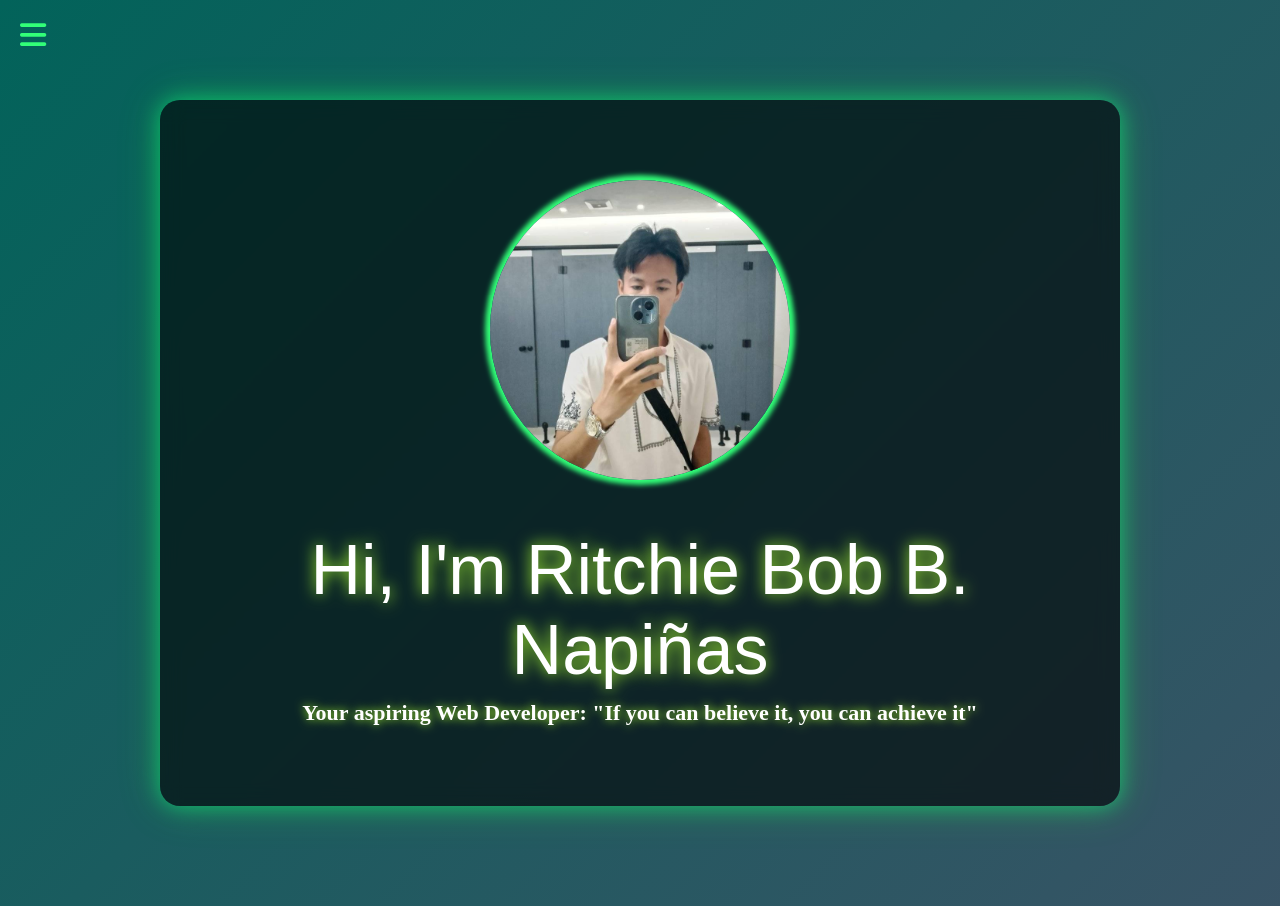
<file: index.html>
<!DOCTYPE html>
<html lang="en">
<head>
    <meta charset="UTF-8">
    <meta name="viewport" content="width=device-width, initial-scale=1.0">
    <title> Website Portfolio</title>
   <link rel="stylesheet" href="ALL_CSS/style.css">
    <link href="https://cdnjs.cloudflare.com/ajax/libs/font-awesome/6.0.0-beta3/css/all.min.css" rel="stylesheet">
</head>
<body>
    <div class="main-container">
        <div class="container">
            <img src="images/rb4.jpg" alt="Profile Image">
        </div>
        <div class="text">
            <h1>Hi, I'm Ritchie Bob B. Napiñas</h1>
            <h3>Your aspiring Web Developer: "If you can believe it, you can achieve it"</h3>
        </div>
    </div>
    <i id="menu-toggle" class="fas fa-bars"></i>
<ul id="nav-menu">
  <li><a href="ALL_HTML/new.html" class="home"><i class="fas fa-home"></i><span>Home</span></a></li>
  <li><a href="ALL_HTML/aboutme.html"><i class="fas fa-user"></i><span>About Me</span></a></li>
  <li><a href="ALL_HTML/skills.html"><i class="fas fa-cogs"></i><span>Skills</span></a></li>
  <li><a href="ALL_HTML/projects.html"><i class="fas fa-folder"></i><span>projects</span></a></li>
  <li><a href="ALL_HTML/contact.html"><i class="fas fa-envelope"></i><span>Contact</span></a></li>
  <li><a href="ALL_HTML/achievements.html"><i class="fas fa-trophy"></i><span>Achievements</span></a></li>
  <li><a href="ALL_HTML/Favorites.html"><i class="fas fa-video"></i><span>Favorites</span></a></li>
  <li><a href="ALL_HTML/donation.html"><i class="fas fa-hand-holding-heart"></i><span>Support Me</span></a></li>
</ul>
<script src="ALL_JSCRPIT/node.js"></script>

</body>
</html>
</file>
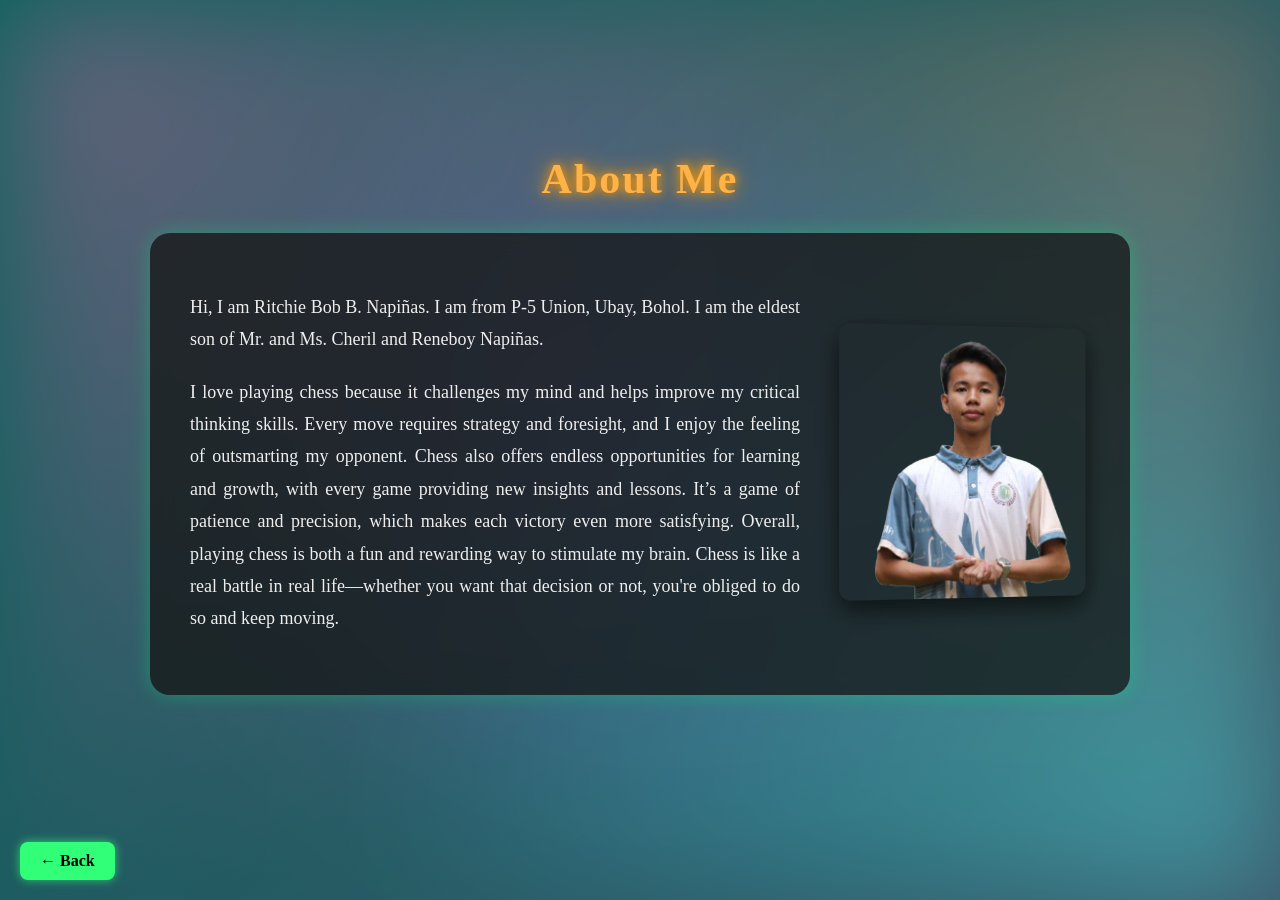
<file: ALL_HTML/aboutme.html>
<!DOCTYPE html>
<html lang="en">
<head>
  <meta charset="UTF-8" />
  <meta name="viewport" content="width=device-width, initial-scale=1.0" />
  <link rel="stylesheet" href="../ALL_CSS/aboutme.css">
  <title>About Me</title>
</head>
<body>
  <div class="about-me-section" id="aboutSection">
    <h2>About Me</h2>

    <div class="about-me-content">
      <div class="text">
        <p>
          Hi, I am Ritchie Bob B. Napiñas. I am from P-5 Union, Ubay, Bohol. I am the eldest son of Mr. and Ms. Cheril and Reneboy Napiñas.
        </p>
        <p>
          I love playing chess because it challenges my mind and helps improve my critical thinking skills.
          Every move requires strategy and foresight, and I enjoy the feeling of outsmarting my opponent.
          Chess also offers endless opportunities for learning and growth, with every game providing new insights and lessons.
          It’s a game of patience and precision, which makes each victory even more satisfying.
          Overall, playing chess is both a fun and rewarding way to stimulate my brain.
          Chess is like a real battle in real life—whether you want that decision or not, you're obliged to do so and keep moving.
        </p>
      </div>

      <div class="image-container">
        <img src="../images/face.png" alt="My Photo">
      </div>
    </div>
  </div>

  <!-- Back Button -->
  <a href="new.html" id="back-button" style="
    position: fixed;
    bottom: 20px;
    left: 20px;
    background-color: rgb(50, 255, 120);
    color: black;
    padding: 10px 20px;
    border-radius: 8px;
    text-decoration: none;
    font-weight: bold;
    box-shadow: 0 0 10px rgba(50, 255, 120, 0.7);
    transition: all 0.3s ease;
  ">
    ← Back
  </a>

</body>
</html>
</file>
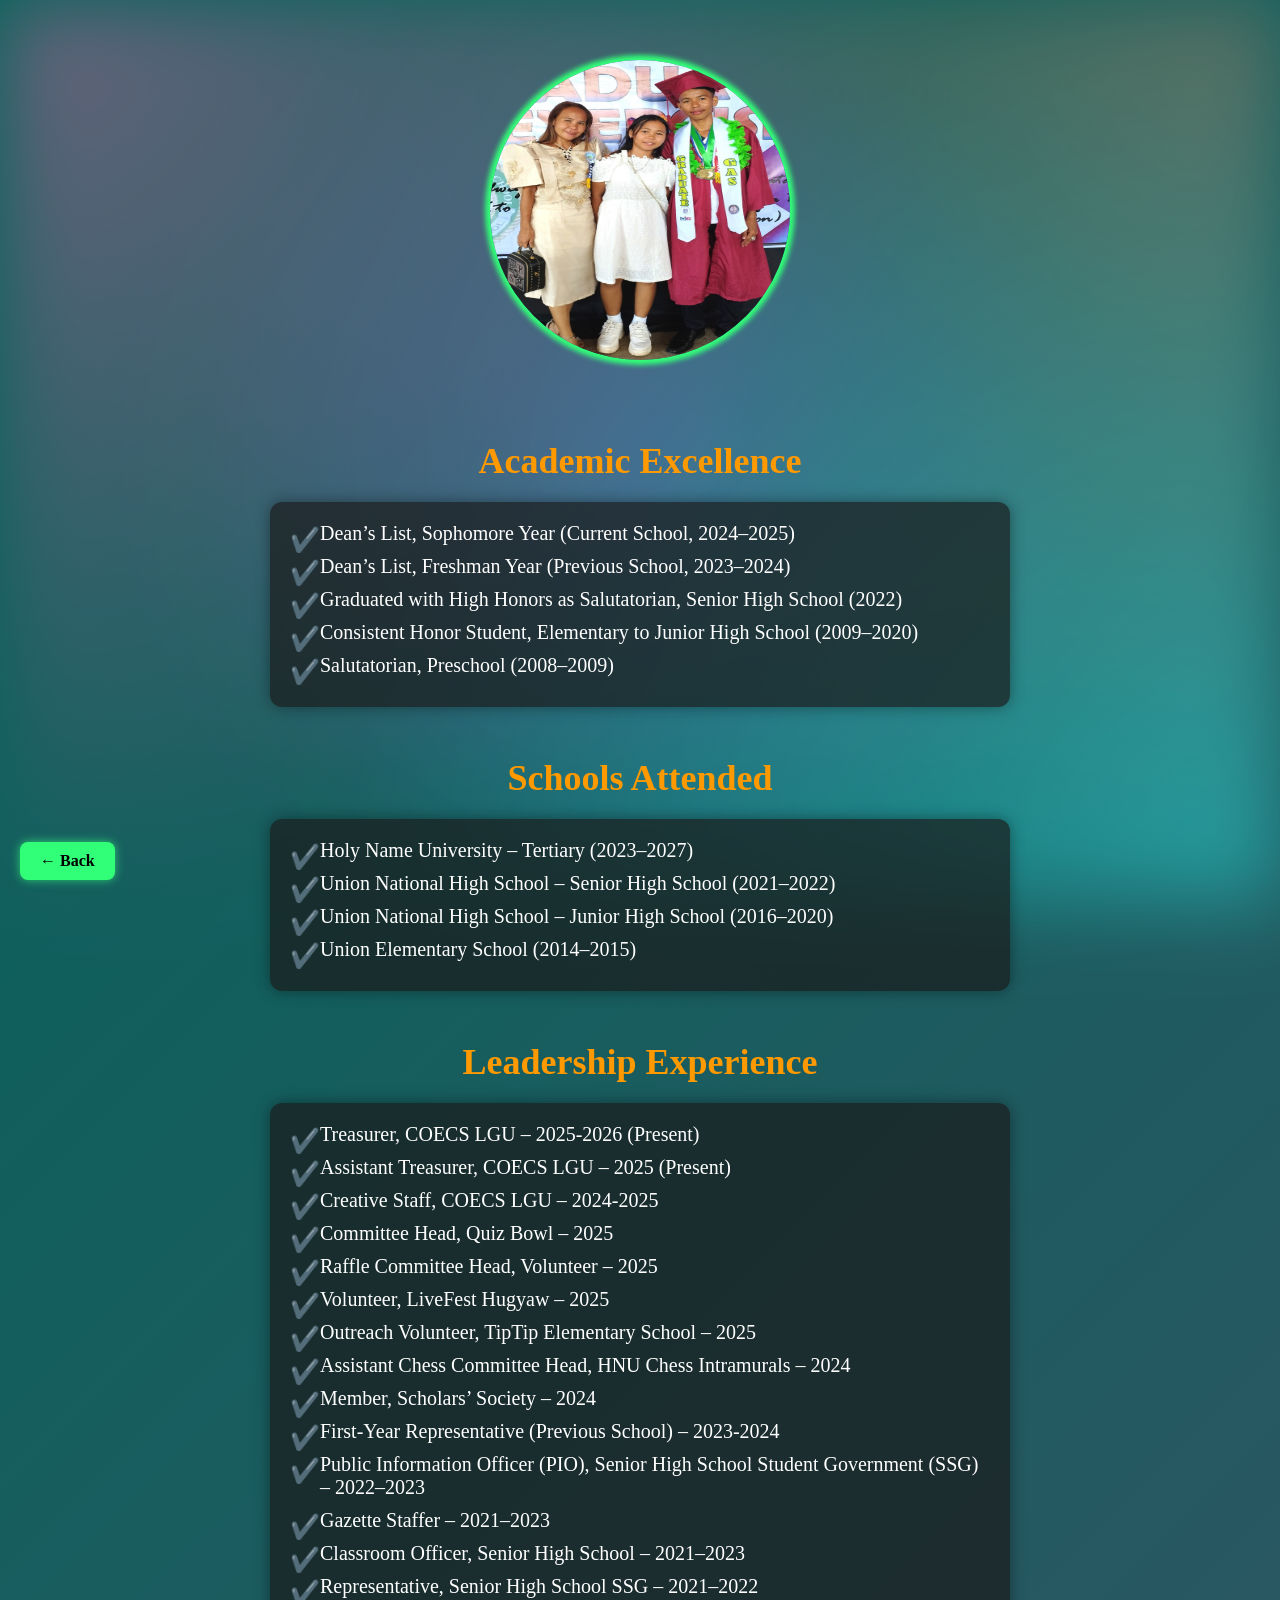
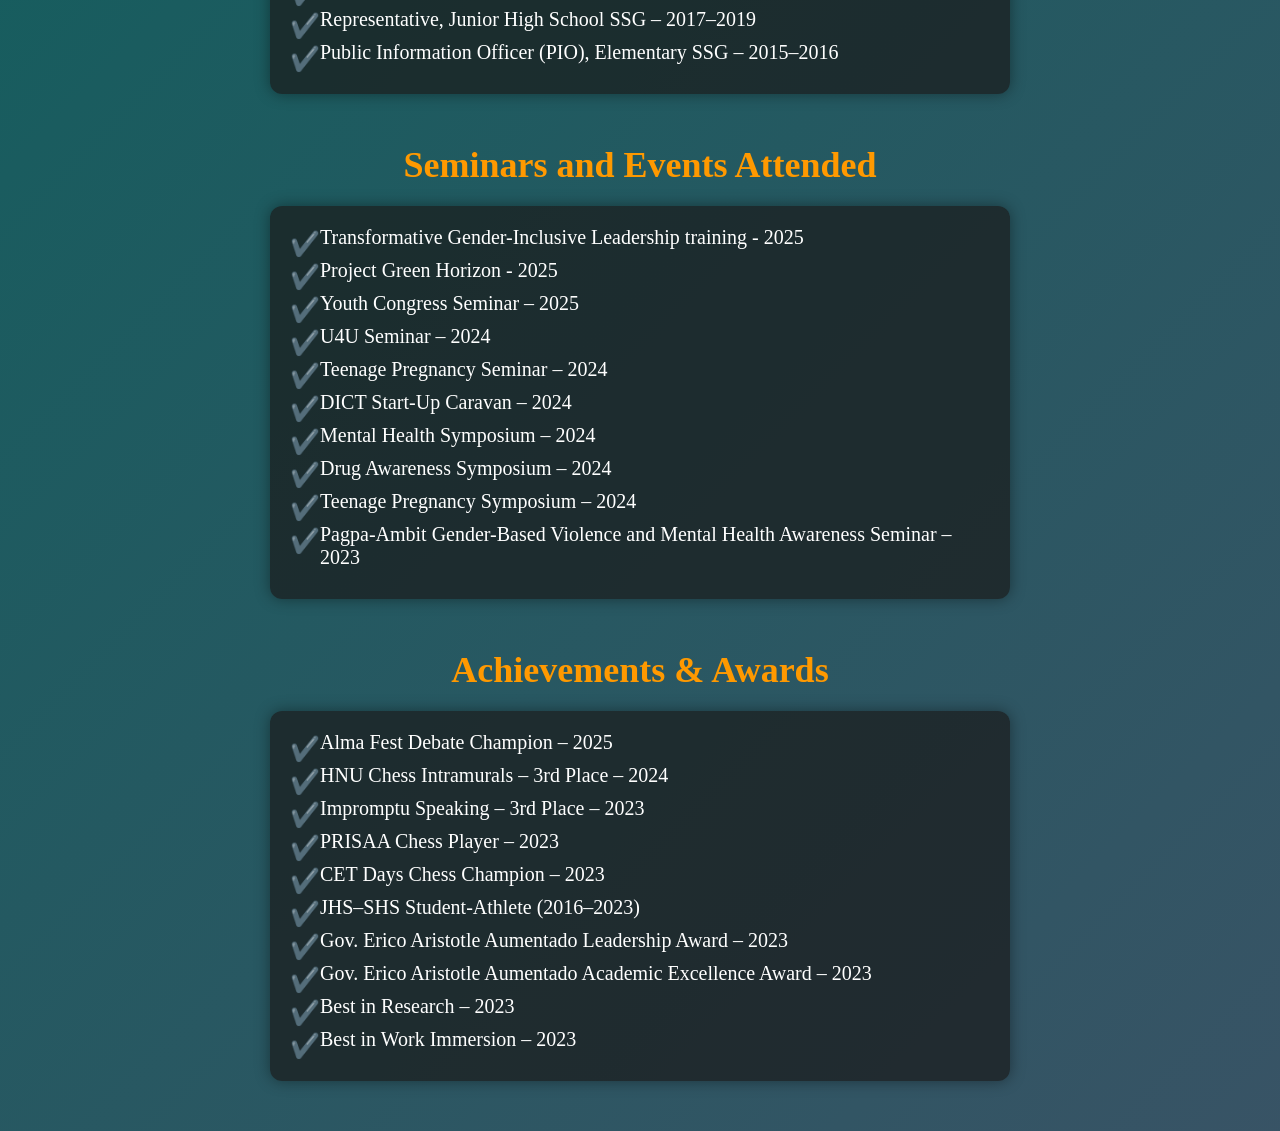
<file: ALL_HTML/achievements.html>
<!DOCTYPE html>
<html lang="en">
<head>
    <meta charset="UTF-8">
    <meta name="viewport" content="width=device-width, initial-scale=1.0">
     <link rel="stylesheet" href="../ALL_CSS/achievements.css">
    <title>Academic & Leadership Achievements</title>
</head>
<body>
  <div class="container">
    <img src="../images/ach.jpg" alt="Profile" class="profile-image">
  </div> 
  <div class="academic-excellence-section">
    <h2>Academic Excellence</h2>
    <ul class="academic-excellence-list">
      
      <li>Dean’s List, Sophomore Year (Current School, 2024–2025)</li> 
      <li>Dean’s List, Freshman Year (Previous School, 2023–2024)</li>  
      <li>Graduated with High Honors as Salutatorian, Senior High School (2022)</li>  
      <li>Consistent Honor Student, Elementary to Junior High School (2009–2020)</li>  
      <li>Salutatorian, Preschool (2008–2009)</li>  
    </ul>
  </div>

  <div class="Education-section">
    <h2>Schools Attended</h2>
      <ul class="Education-list">
    <li>Holy Name University – Tertiary (2023–2027)</li>
    <li>Union National High School – Senior High School (2021–2022)</li>
    <li>Union National High School – Junior High School (2016–2020)</li>
    <li>Union Elementary School (2014–2015)</li>
    </ul>
</div>
      
      
  </div>

  <div class="leadership-experience-section">
    <h2>Leadership Experience</h2>
    <ul class="leadership-experience-list">
      <li>Treasurer, COECS LGU – 2025-2026 (Present)</li> 
      <li> Assistant Treasurer, COECS LGU – 2025 (Present)</li> 
      <li>Creative Staff, COECS LGU – 2024-2025 </li>  
      <li>Committee Head, Quiz Bowl – 2025</li>  
      <li>Raffle Committee Head, Volunteer – 2025</li>  
      <li>Volunteer, LiveFest Hugyaw – 2025</li>  
      <li>Outreach Volunteer, TipTip Elementary School – 2025</li>  
      <li>Assistant Chess Committee Head, HNU Chess Intramurals – 2024</li>  
      <li>Member, Scholars’ Society – 2024</li>  
      <li>First-Year Representative (Previous School) – 2023-2024</li>  
      <li>Public Information Officer (PIO), Senior High School Student Government (SSG) – 2022–2023</li>  
      <li>Gazette Staffer – 2021–2023</li>  
      <li>Classroom Officer, Senior High School – 2021–2023</li>  
      <li>Representative, Senior High School SSG – 2021–2022</li>  
      <li>Representative, Junior High School SSG – 2017–2019</li>  
      <li>Public Information Officer (PIO), Elementary SSG – 2015–2016</li>  
    </ul>
  </div>

  <div class="seminars-events-section">
    <h2>Seminars and Events Attended</h2>
    <ul class="seminars-events-list">
      <li>Transformative Gender-Inclusive Leadership training - 2025</li>
      <li>Project Green Horizon - 2025</li>
      <li>Youth Congress Seminar – 2025</li>  
      <li>U4U Seminar – 2024</li>  
      <li>Teenage Pregnancy Seminar – 2024</li>  
      <li>DICT Start-Up Caravan – 2024</li>  
      <li>Mental Health Symposium – 2024</li>  
      <li>Drug Awareness Symposium – 2024</li>  
      <li>Teenage Pregnancy Symposium – 2024</li>  
      <li>Pagpa-Ambit Gender-Based Violence and Mental Health Awareness Seminar – 2023</li>  
    </ul>
  </div>

  <div class="achievements-awards-section">
    <h2>Achievements & Awards</h2>
    <ul class="achievements-awards-list">
      <li>Alma Fest Debate Champion – 2025</li>  
      <li>HNU Chess Intramurals – 3rd Place – 2024</li>  
      <li>Impromptu Speaking – 3rd Place – 2023</li>  
      <li>PRISAA Chess Player – 2023</li>  
      <li>CET Days Chess Champion – 2023</li>  
      <li>JHS–SHS Student-Athlete (2016–2023)</li>  
      <li>Gov. Erico Aristotle Aumentado Leadership Award – 2023</li>  
      <li>Gov. Erico Aristotle Aumentado Academic Excellence Award – 2023</li>  
      <li>Best in Research – 2023</li>  
      <li>Best in Work Immersion – 2023</li>  
    </ul>
  </div>

</body>
</html>
<!-- Back Button -->
<a href="new.html" id="back-button" style="
  position: fixed;
  bottom: 20px;
  left: 20px;
  background-color: rgb(50, 255, 120);
  color: black;
  padding: 10px 20px;
  border-radius: 8px;
  text-decoration: none;
  font-weight: bold;
  box-shadow: 0 0 10px rgba(50, 255, 120, 0.7);
  transition: all 0.3s ease;
">
  ← Back
</a>
<script>
  const backBtn = document.getElementById('back-button');
  backBtn.addEventListener('mouseenter', () => {
    backBtn.style.backgroundColor = 'rgb(227, 76, 175)';
    backBtn.style.color = 'white';
  });
  backBtn.addEventListener('mouseleave', () => {
    backBtn.style.backgroundColor = 'rgb(50, 255, 120)';
    backBtn.style.color = 'black';
  });
</script>
</body>
</html>
</file>
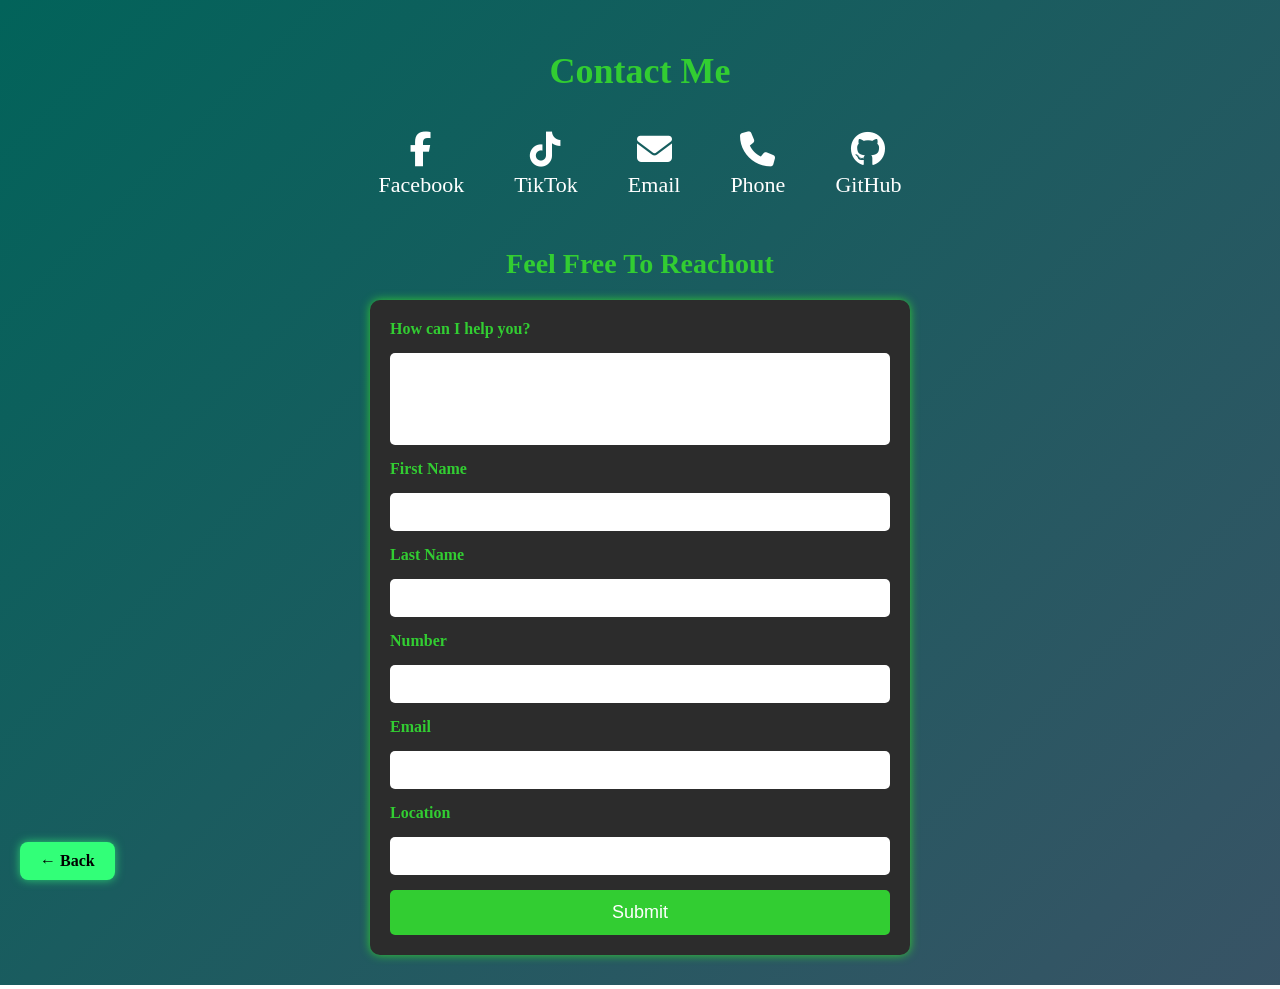
<file: ALL_HTML/contact.html>
<!DOCTYPE html>
<html lang="en">
<head>
  <meta charset="UTF-8" />
  <meta name="viewport" content="width=device-width, initial-scale=1.0" />
  <link rel="stylesheet" href="https://cdnjs.cloudflare.com/ajax/libs/font-awesome/6.4.0/css/all.min.css" />
  <link rel="stylesheet" href="../ALL_CSS/contact.css" />
  <title>Contact</title>
</head>
<body>

  <div class="contact-section">
    <h2>Contact Me</h2>

    <div class="contact-icons">
      <a href="https://www.facebook.com/share/1G1zxfemia/" target="_blank" class="contact-link" aria-label="Facebook">
        <i class="fab fa-facebook-f"></i> Facebook
      </a>
      <a href="https://vm.tiktok.com/ZShNN64bb/" target="_blank" class="contact-link" aria-label="TikTok">
        <i class="fab fa-tiktok"></i> TikTok
      </a>
      <a href="mailto:napinasritchiebob@gmail.com" class="contact-link" aria-label="Email">
        <i class="fas fa-envelope"></i> Email
      </a>
      <a href="tel:+639947160655" class="contact-link" aria-label="Phone">
        <i class="fas fa-phone"></i> Phone
      </a>
      <a href="https://github.com/choos20" target="_blank" class="contact-link" aria-label="GitHub">
        <i class="fab fa-github"></i> GitHub
      </a>
    </div>

    <div class="contact-message">
      <h3>Feel Free To Reachout</h3>
      <form class="contact-form" id="contactForm" action="index.php" method="POST">

        <label for="help">How can I help you?</label>
        <textarea id="help" name="help" rows="4" required></textarea>

        <label for="name">First Name</label>
        <input type="text" id="name" name="name" required pattern="[A-Za-z ]+" title="Letters only">

        <label for="lastname">Last Name</label>
        <input type="text" id="lastname" name="lastname" required pattern="[A-Za-z ]+" title="Letters only">

        <label for="number">Number</label>
        <input type="tel" id="number" name="number" required pattern="[0-9]{11}" title="Phone number must be exactly 11 digits (numbers only).">

        <label for="email">Email</label>
        <input type="email" id="email" name="email" required>

        <label for="location">Location</label>
        <input type="text" id="location" name="location" required>

        <button type="submit">Submit</button>
      </form>

      <div id="thankYouMessage" style="display: none; text-align: center; margin-top: 20px;">
        <h3>Thank you for reaching out! Your message has been received.</h3>
      </div>
    </div>
  </div>

  <script>
    document.getElementById("contactForm").addEventListener("submit", function (e) {
      e.preventDefault();

      const name = document.getElementById("name").value.trim();
      const lastname = document.getElementById("lastname").value.trim();
      const number = document.getElementById("number").value.trim();

      const namePattern = /^[A-Za-z ]+$/;      // letters + spaces
      const numberPattern = /^[0-9]{11}$/;     // exactly 11 digits

      if (!namePattern.test(name)) {
        alert("First name must contain letters only.");
      } else if (!namePattern.test(lastname)) {
        alert("Last name must contain letters only.");
      } else if (!numberPattern.test(number)) {
        alert("Phone number must be exactly 11 digits.");
      } else {
        document.getElementById("thankYouMessage").style.display = "block";
        document.getElementById("contactForm").reset();
      }
    });
  </script>

  <!-- Back Button -->
  <a href="new.html" id="back-button" style="
    position: fixed;
    bottom: 20px;
    left: 20px;
    background-color: rgb(50, 255, 120);
    color: black;
    padding: 10px 20px;
    border-radius: 8px;
    text-decoration: none;
    font-weight: bold;
    box-shadow: 0 0 10px rgba(50, 255, 120, 0.7);
    transition: all 0.3s ease;">
    ← Back
  </a>

  <script>
    const backBtn = document.getElementById('back-button');
    backBtn.addEventListener('mouseenter', () => {
      backBtn.style.backgroundColor = 'rgb(227, 76, 175)';
      backBtn.style.color = 'white';
    });
    backBtn.addEventListener('mouseleave', () => {
      backBtn.style.backgroundColor = 'rgb(50, 255, 120)';
      backBtn.style.color = 'black';
    });
  </script>

</body>
</html>
</file>
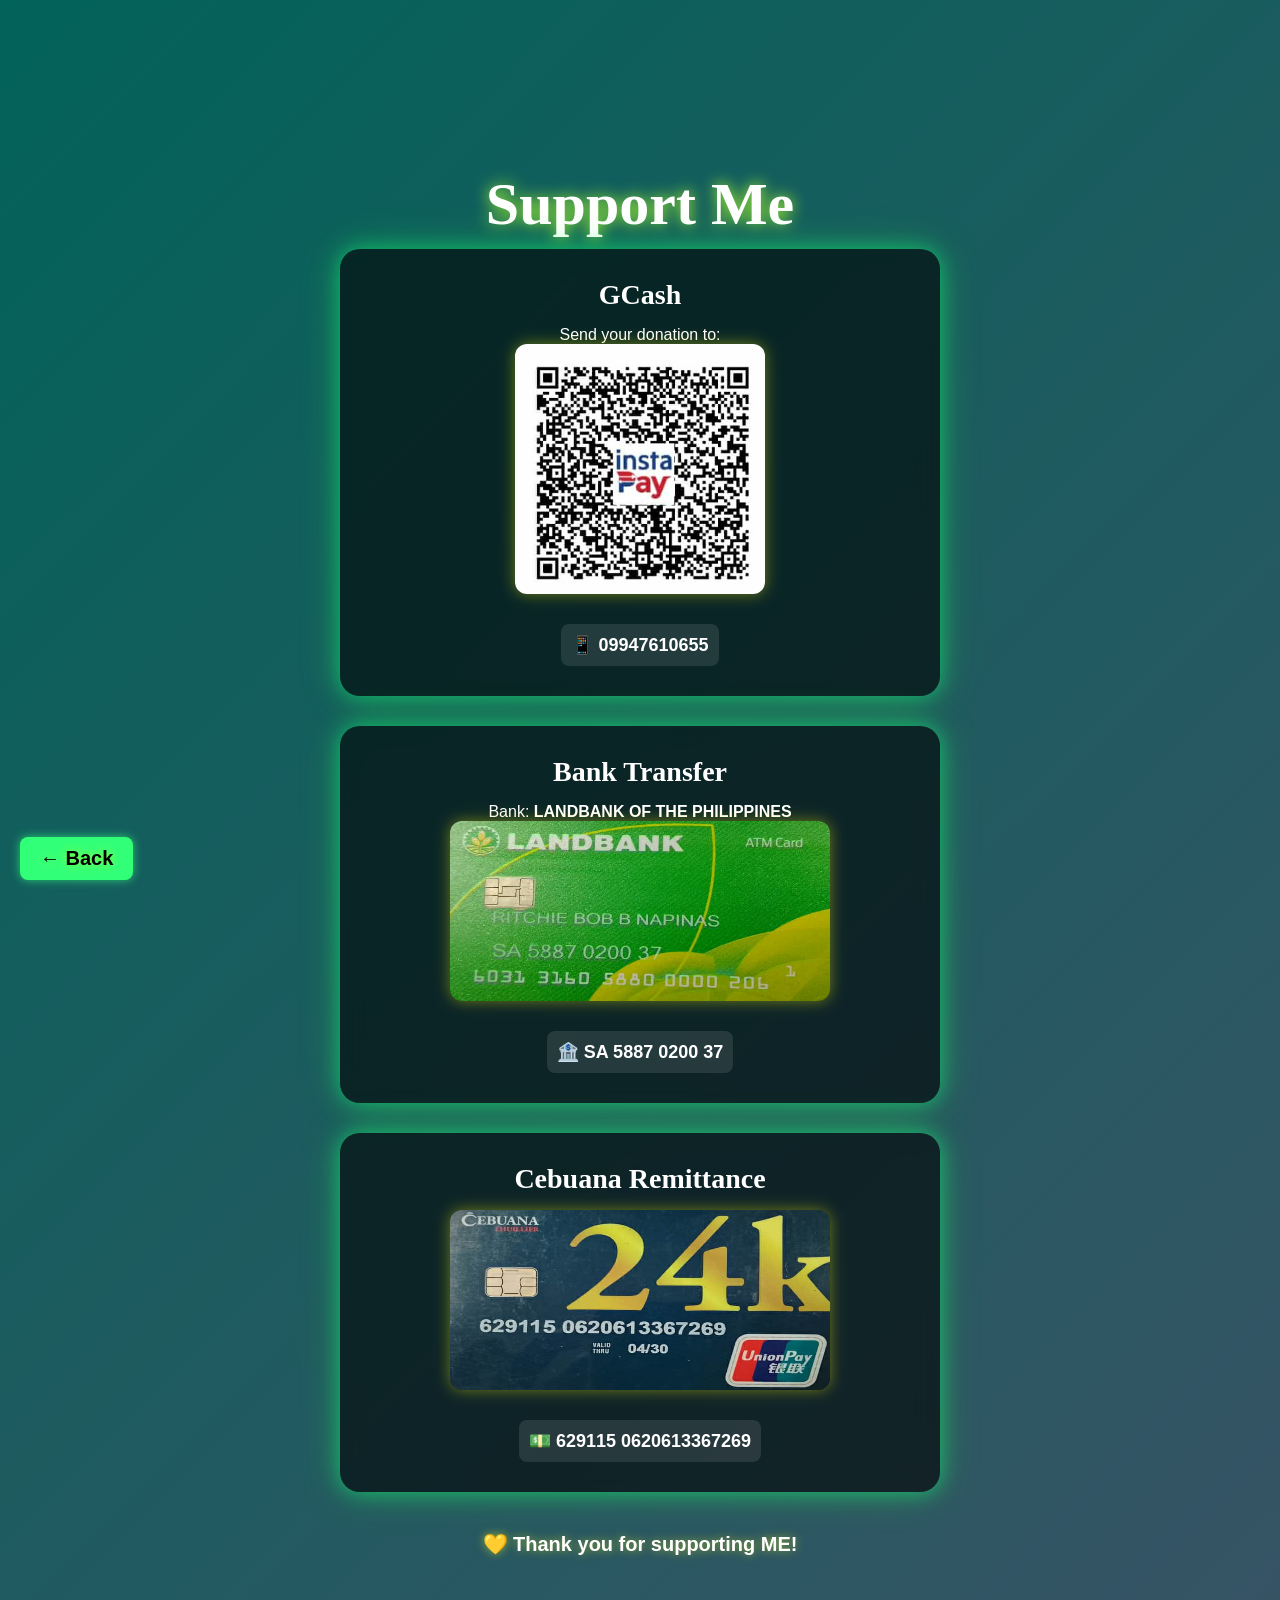
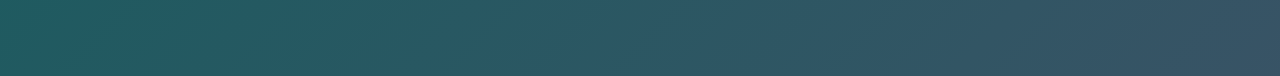
<file: ALL_HTML/donation.html>
<!DOCTYPE html>
<html lang="en">
<head>
  <meta charset="UTF-8">
  <title>Donate</title>
  <link rel="stylesheet" href="../ALL_CSS/donate.css">
</head>
<body>
  <main>
    <h1>Support Me</h1>
    
    <section class="donate-section">
      <!-- GCash -->
    <!-- GCash -->
<div class="donate-box">
  <h2>GCash</h2>
  <p>Send your donation to:</p>
  <img src="../images/GCCC.jpg" alt="GCash QR Code" class="qr gcash-qr">
  <p class="account">📱 <strong>09947610655</strong></p>
</div>

      <!-- Bank Transfer -->
      <div class="donate-box">
        <h2>Bank Transfer</h2>
        <p>Bank: <strong>LANDBANK OF THE PHILIPPINES</strong></p>
        <img src="../images/LB.jpg" alt="Bank QR Code" class="qr">
        <p class="account">🏦 <strong>SA 5887 0200 37</strong></p>
      </div>

      <!-- Cebuana Remittance -->
      <div class="donate-box">
        <h2>Cebuana Remittance</h2>
        <img src="../images/CB.jpg" alt="Cebuana QR Code" class="qr">
        <p class="account">💵 <strong>629115 0620613367269</strong></p>
      </div>
    </section>

    <p class="thank-you">💛 Thank you for supporting ME!

  <!-- Back Button -->
  <a href="new.html" id="back-button">
    ← Back
  </a>

  <script>
    const backBtn = document.getElementById('back-button');
    backBtn.addEventListener('mouseenter', () => {
      backBtn.style.backgroundColor = 'rgb(227, 76, 175)';
      backBtn.style.color = 'white';
    });
    backBtn.addEventListener('mouseleave', () => {
      backBtn.style.backgroundColor = 'rgb(50, 255, 120)';
      backBtn.style.color = 'black';
    });
  </script>
</body>
</html>
</file>
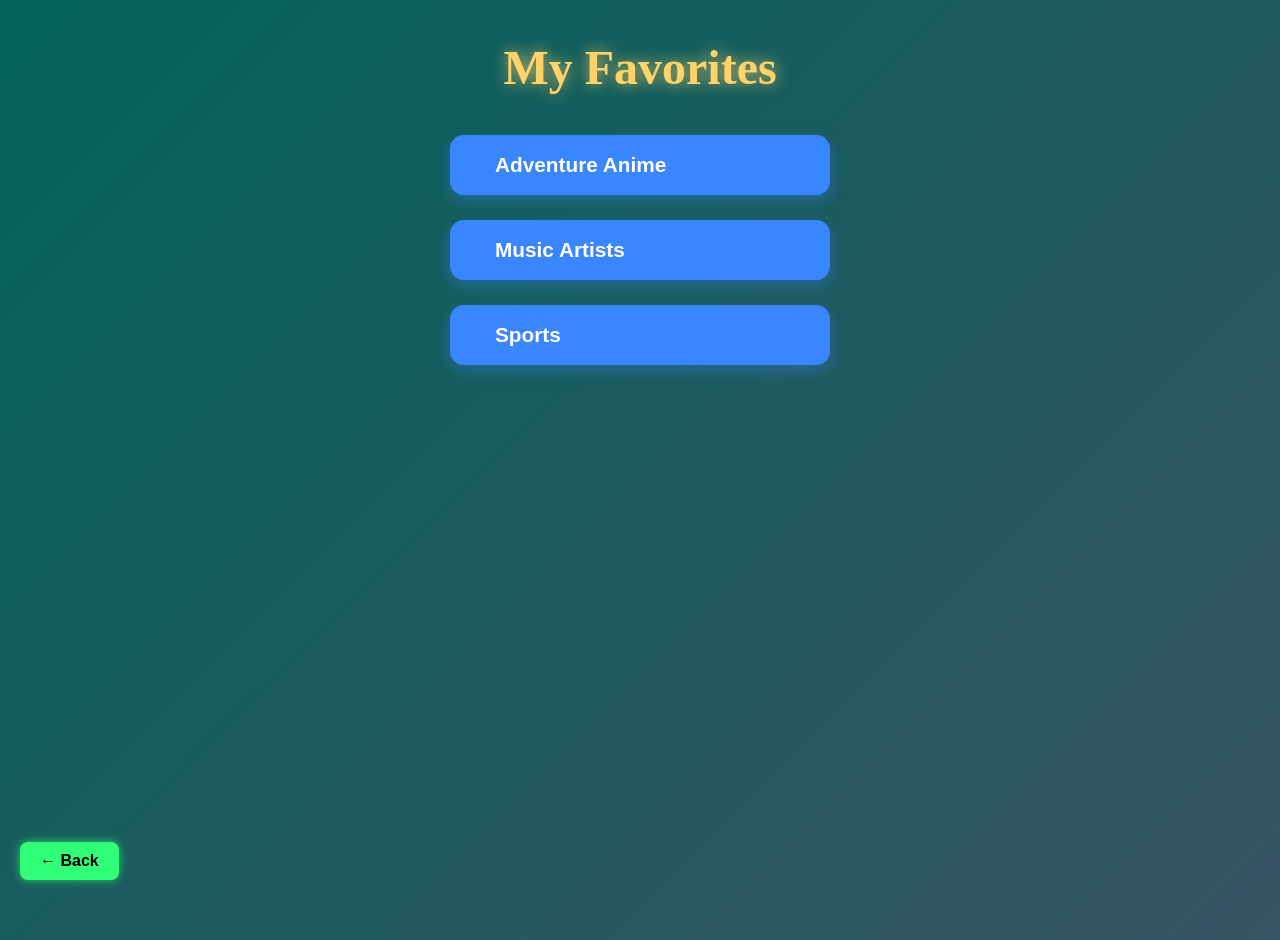
<file: ALL_HTML/Favorites.html>
<!DOCTYPE html>
<html lang="en">
<head>
  <meta charset="UTF-8" />
  <meta name="viewport" content="width=device-width, initial-scale=1.0"/>
  <title>My Favorites</title>
  <link rel="stylesheet" href="../ALL_CSS/Favorites.css" />

</head>
<body>

  <div class="favorites-section">
    <h1>My Favorites</h1>

    <!--<p class="subtext">Get to know more about my favorites.</p>-->

    <div class="favorites-buttons">
      <a href="anime.html" class="fav-btn">Adventure Anime</a>
      <a href="music.html" class="fav-btn">Music Artists</a>
      <a href="sports.html" class="fav-btn">Sports</a>
    </div>
  </div>
<!-- Back Button -->
  <a href="new.html" id="back-button" style="
    position: fixed;
    bottom: 20px;
    left: 20px;
    background-color: rgb(50, 255, 120);
    color: black;
    padding: 10px 20px;
    border-radius: 8px;
    text-decoration: none;
    font-weight: bold;
    box-shadow: 0 0 10px rgba(50, 255, 120, 0.7);
    transition: all 0.3s ease;
  ">
    ← Back
</body>
</html>
</file>
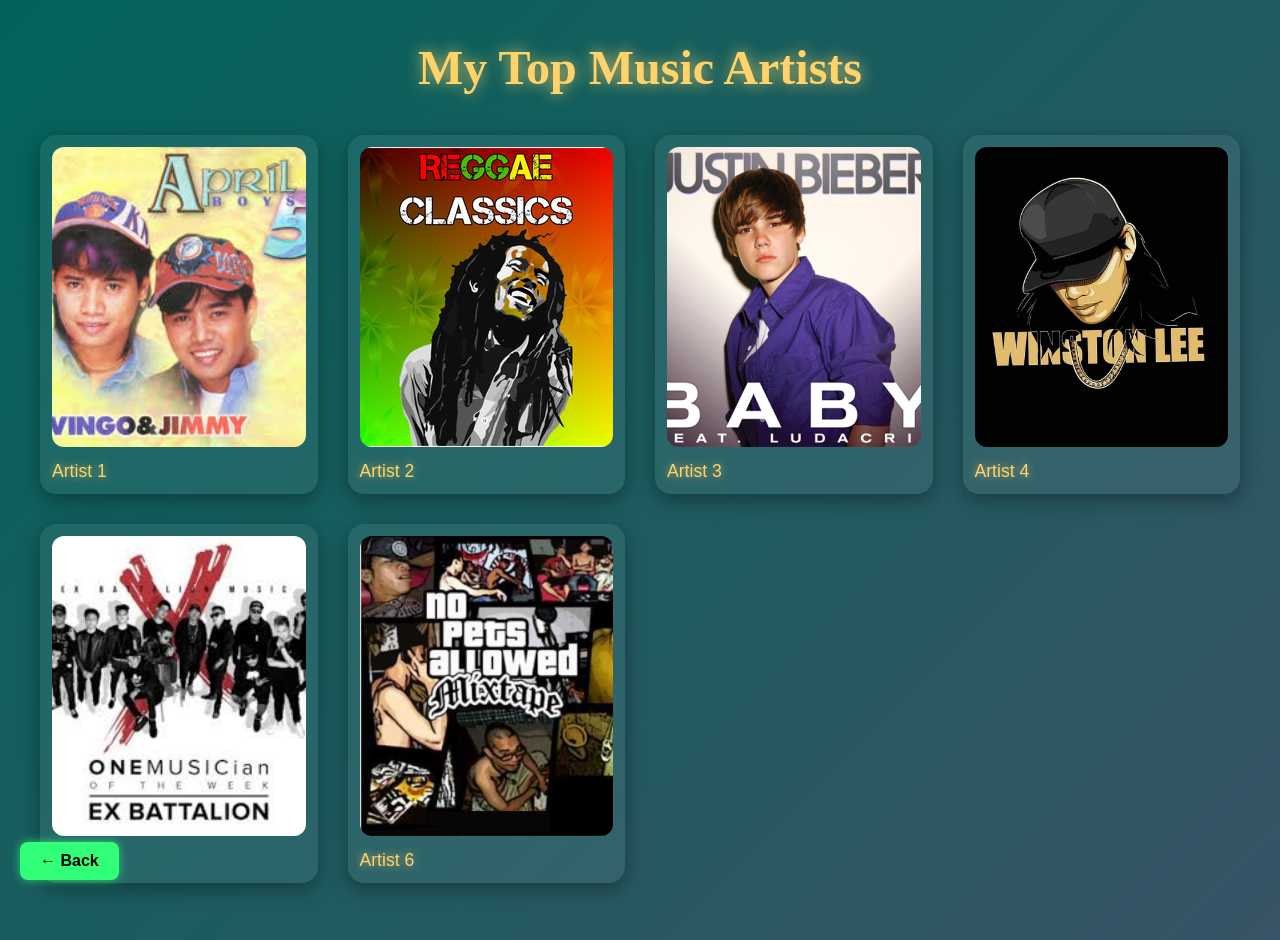
<file: ALL_HTML/music.html>
<!DOCTYPE html>
<html lang="en">
<head>
  <meta charset="UTF-8" />
  <meta name="viewport" content="width=device-width, initial-scale=1.0"/>
  <title>Top Music Artists</title>
  <link rel="stylesheet" href="../ALL_CSS/Favorites.css" />
</head>
<body>

  <h1>My Top Music Artists</h1>

  <div class="anime-grid">

    <div class="img-card">
      <img src="../images/ap.jpeg" alt="Artist 1">
      <div class="img-title">Artist 1</div>
    </div>

    <div class="img-card">
      <img src="../images/appss.jpeg" alt="Artist 2">
      <div class="img-title">Artist 2</div>
    </div>

    <div class="img-card">
      <img src="../images/apss.jpg" alt="Artist 3">
      <div class="img-title">Artist 3</div>
    </div>

    <div class="img-card">
      <img src="../images/wins.jpg" alt="Artist 4">
      <div class="img-title">Artist 4</div>
    </div>

    <div class="img-card">
      <img src="../images/xb.jpeg" alt="Artist 5">
      <div class="img-title">Artist 5</div>
    </div>

    <div class="img-card">
      <img src="../images/nops.jpg" alt="Artist 6">
      <div class="img-title">Artist 6</div>
    </div>

  </div>
<!-- Back Button -->
  <a href="Favorites.html" id="back-button" style="
    position: fixed;
    bottom: 20px;
    left: 20px;
    background-color: rgb(50, 255, 120);
    color: black;
    padding: 10px 20px;
    border-radius: 8px;
    text-decoration: none;
    font-weight: bold;
    box-shadow: 0 0 10px rgba(50, 255, 120, 0.7);
    transition: all 0.3s ease;
  ">
    ← Back
</body>
</html>
</file>
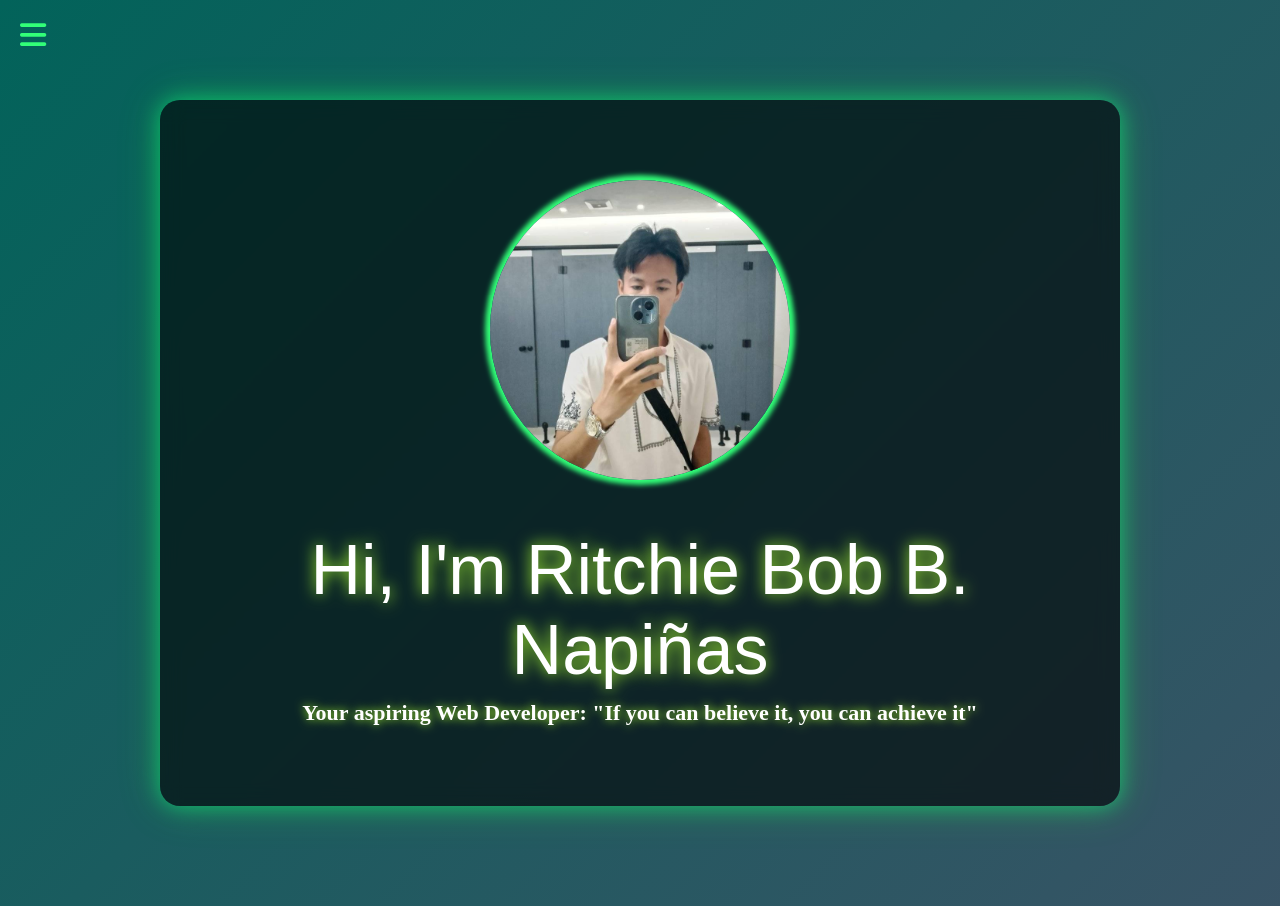
<file: ALL_HTML/new.html>
<!DOCTYPE html>
<html lang="en">
<head>
    <meta charset="UTF-8">
    <meta name="viewport" content="width=device-width, initial-scale=1.0">
    <title> Website Portfolio</title>
    <link rel="stylesheet" href="../ALL_CSS/style.css">
    <link href="https://cdnjs.cloudflare.com/ajax/libs/font-awesome/6.0.0-beta3/css/all.min.css" rel="stylesheet">
</head>
<body>
    <div class="main-container">
        <div class="container">
            <img src="../images/rb4.jpg" alt="Profile Image">
        </div>
        <div class="text">
            <h1>Hi, I'm Ritchie Bob B. Napiñas</h1>
            <h3>Your aspiring Web Developer: "If you can believe it, you can achieve it"</h3>
        </div>
    </div>
    <i id="menu-toggle" class="fas fa-bars"></i>
<ul id="nav-menu">
  <li><a href="../ALL_HTML/new.html" class="home"><i class="fas fa-home"></i><span>Home</span></a></li>
  <li><a href="../ALL_HTML/aboutme.html"><i class="fas fa-user"></i><span>About Me</span></a></li>
  <li><a href="../ALL_HTML/skills.html"><i class="fas fa-cogs"></i><span>Skills</span></a></li>
  <li><a href="../ALL_HTML/projects.html"><i class="fas fa-folder"></i><span>projects</span></a></li>
  <li><a href="../ALL_HTML/contact.html"><i class="fas fa-envelope"></i><span>Contact</span></a></li>
  <li><a href="../ALL_HTML/achievements.html"><i class="fas fa-trophy"></i><span>Achievements</span></a></li>
  <li><a href="../ALL_HTML/Favorites.html"><i class="fas fa-video"></i><span>Favorites</span></a></li>
  <li><a href="../ALL_HTML/donation.html"><i class="fas fa-hand-holding-heart"></i><span>Support Me</span></a></li>

</ul>
<script src="../ALL_JSCRPIT/node.js"></script>
</body>
</html>
</file>
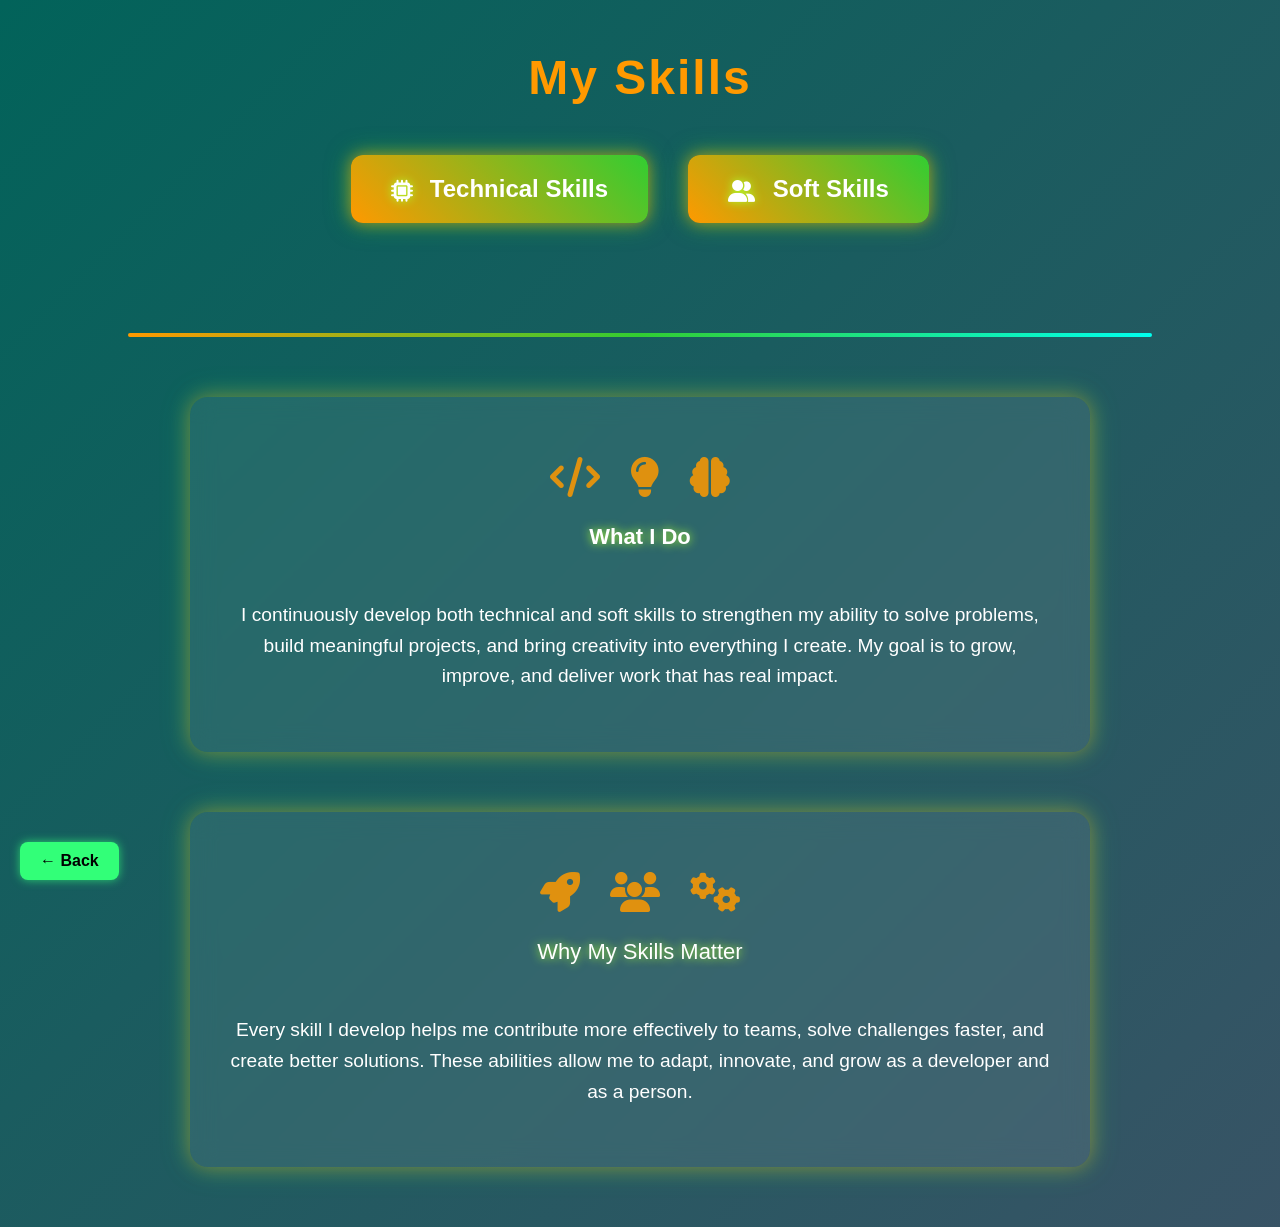
<file: ALL_HTML/skills.html>
<!DOCTYPE html>
<html lang="en">
<head>
  <meta charset="UTF-8" />
  <meta name="viewport" content="width=device-width, initial-scale=1.0"/>
  <title>My Skills</title>

  <!-- Font Awesome -->
  <link rel="stylesheet" href="https://cdnjs.cloudflare.com/ajax/libs/font-awesome/6.5.0/css/all.min.css"/>
  <link rel="stylesheet" href="../ALL_CSS/skills.css" />
</head>
<body>

  <!-- Skills Buttons -->
  <div class="skills-section">
    <h2>My Skills</h2>

    <div class="skills-buttons">
      <!-- Technical Skills Button -->
      <a href="technical-skills.html" class="skill-btn">
        <i class="fas fa-microchip"></i>
        Technical Skills
      </a>

      <!-- Soft Skills Button -->
      <a href="soft-skills.html" class="skill-btn">
        <i class="fas fa-user-friends"></i>
        Soft Skills
      </a>
    </div>
  </div>

  <!-- Glowing Divider -->
  <div class="glow-divider"></div>

  <!-- Glass Description Boxes -->
  <div class="skills-description">
    <div class="floating-icons">
      <i class="fas fa-code"></i>
      <i class="fas fa-lightbulb"></i>
      <i class="fas fa-brain"></i>
    </div>
    <h3><B>What I Do</B></h3>
    <p>
      I continuously develop both technical and soft skills to strengthen my
      ability to solve problems, build meaningful projects, and bring creativity
      into everything I create. My goal is to grow, improve, and deliver work
      that has real impact.
    </p>
  </div>

  <div class="skills-description secondary">
    <div class="floating-icons">
      <i class="fas fa-rocket"></i>
      <i class="fas fa-users"></i>
      <i class="fas fa-cogs"></i>
    </div>
    <h3>Why My Skills Matter</h3>
    <p>
      Every skill I develop helps me contribute more effectively to teams,
      solve challenges faster, and create better solutions. These abilities 
      allow me to adapt, innovate, and grow as a developer and as a person.
    </p>
  </div>

  <!-- Back Button -->
  <a href="new.html" id="back-button" style="
    position: fixed;
    bottom: 20px;
    left: 20px;
    background-color: rgb(50, 255, 120);
    color: black;
    padding: 10px 20px;
    border-radius: 8px;
    text-decoration: none;
    font-weight: bold;
    box-shadow: 0 0 10px rgba(50, 255, 120, 0.7);
    transition: all 0.3s ease;">
    ← Back
</body>
</html>
</file>
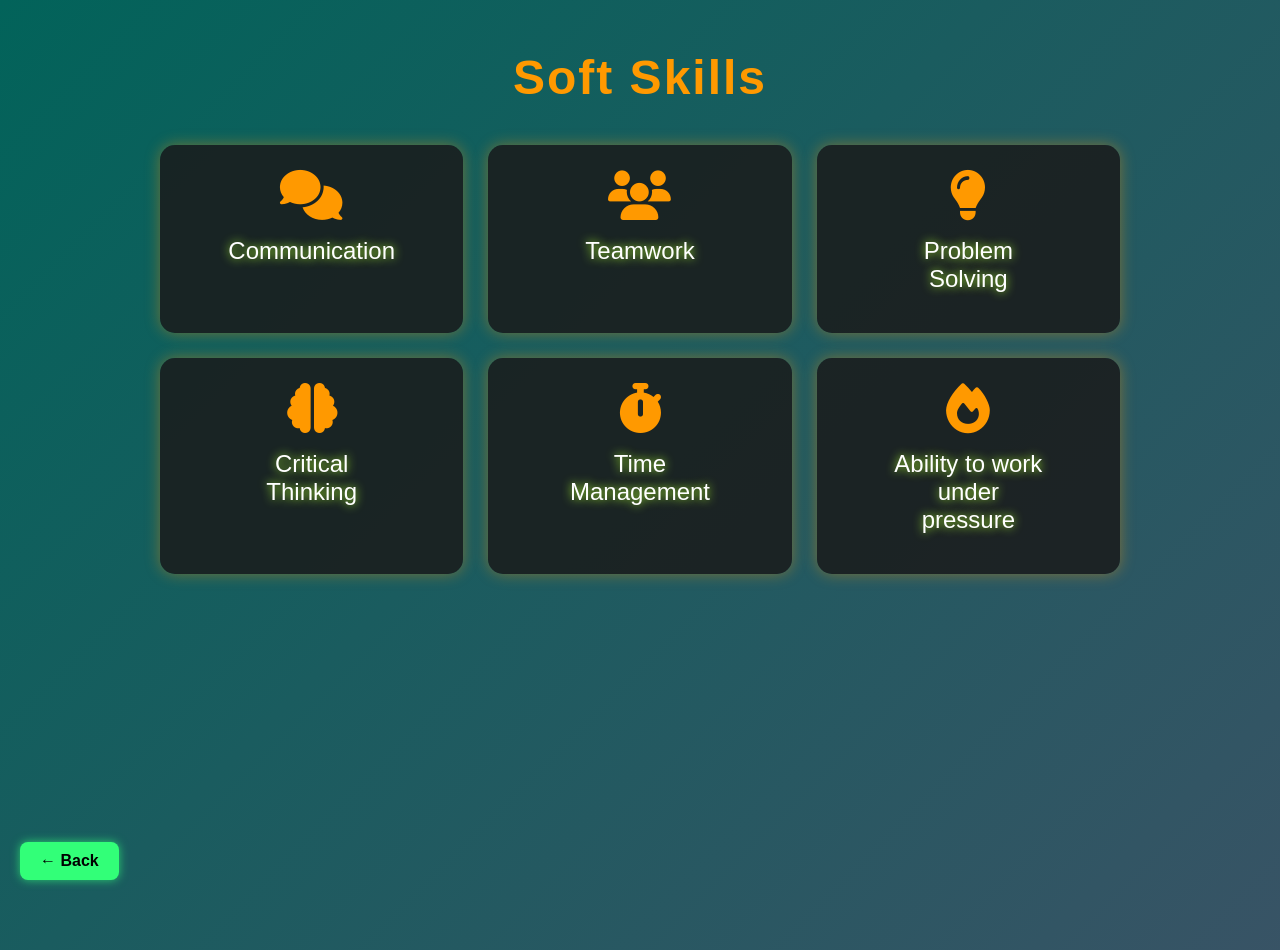
<file: ALL_HTML/soft-skills.html>
<!DOCTYPE html>
<html lang="en">
<head>
  <meta charset="UTF-8" />
  <meta name="viewport" content="width=device-width, initial-scale=1.0"/>
  <title>Soft Skills</title>

  <!-- Font Awesome Icons (required) -->
  <link rel="stylesheet" href="https://cdnjs.cloudflare.com/ajax/libs/font-awesome/6.5.0/css/all.min.css"/>

  <link rel="stylesheet" href="../ALL_CSS/skills.css" />
</head>
<body>

  <div class="skills-section">
    <h2>Soft Skills</h2>

    <div class="skills-list">

      <div class="skill">
        <i class="fas fa-comments"></i>
        <h3>Communication</h3>
      </div>

      <div class="skill">
        <i class="fas fa-users"></i>
        <h3>Teamwork</h3>
      </div>

      <div class="skill">
        <i class="fas fa-lightbulb"></i>
        <h3>Problem Solving</h3>
      </div>

      <div class="skill">
        <i class="fas fa-brain"></i>
        <h3>Critical Thinking</h3>
      </div>

      <div class="skill">
        <i class="fas fa-stopwatch"></i>
        <h3>Time Management</h3>
      </div>
<div class="skill">
        <i class="fas fa-fire"></i>
        <h3>Ability to work under pressure</h3>
      </div>
    </div>
  </div>

  <!-- Back Button -->
  <a href="skills.html" id="back-button" style="
    position: fixed;
    bottom: 20px;
    left: 20px;
    background-color: rgb(50, 255, 120);
    color: black;
    padding: 10px 20px;
    border-radius: 8px;
    text-decoration: none;
    font-weight: bold;
    box-shadow: 0 0 10px rgba(50, 255, 120, 0.7);
    transition: all 0.3s ease;
  ">
    ← Back
  </a>

  <script>
    const backBtn = document.getElementById('back-button');
    backBtn.addEventListener('mouseenter', () => {
      backBtn.style.backgroundColor = 'rgb(227, 76, 175)';
      backBtn.style.color = 'white';
    });
    backBtn.addEventListener('mouseleave', () => {
      backBtn.style.backgroundColor = 'rgb(50, 255, 120)';
      backBtn.style.color = 'black';
    });
  </script>

</body>
</html>
</file>
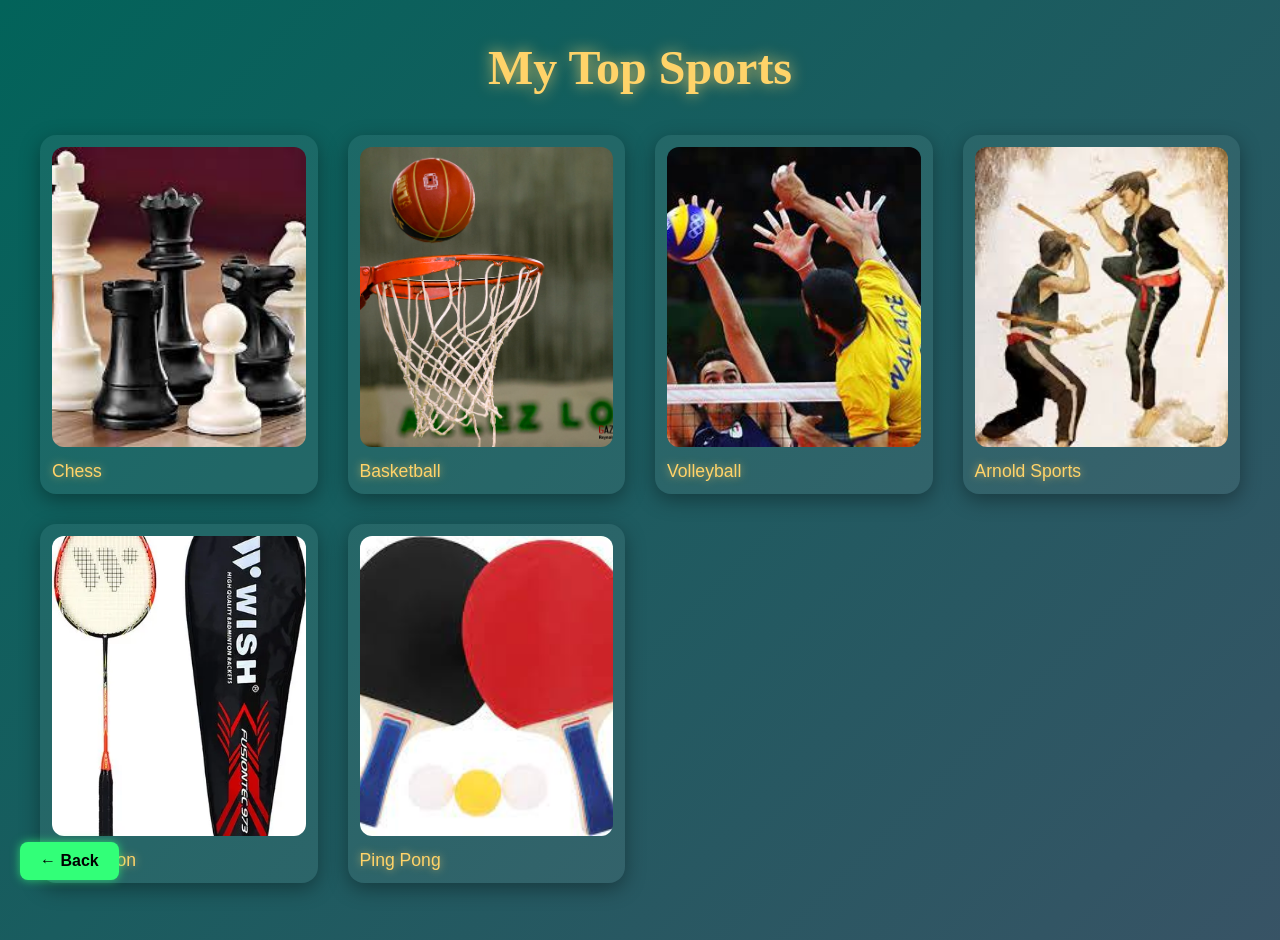
<file: ALL_HTML/sports.html>
<!DOCTYPE html>
<html lang="en">
<head>
  <meta charset="UTF-8" />
  <meta name="viewport" content="width=device-width, initial-scale=1.0"/>
  <title>Top Sports</title>
  <link rel="stylesheet" href="../ALL_CSS/Favorites.css" />
</head>
<body>

  <h1>My Top Sports</h1>

  <div class="anime-grid">

    <div class="img-card">
      <img src="../images/chess.jpeg" alt="Chess">
      <div class="img-title">Chess</div>
    </div>

    <div class="img-card">
      <img src="../images/bas.jpg" alt="Basketball">
      <div class="img-title">Basketball</div>
    </div>

    <div class="img-card">
      <img src="../images/volley.jpeg" alt="Volleyball">
      <div class="img-title">Volleyball</div>
    </div>

    <div class="img-card">
      <img src="../images/arn.jpeg" alt="Arnold Sports">
      <div class="img-title">Arnold Sports</div>
    </div>

    <div class="img-card">
      <img src="../images/bad.webp" alt="Badminton">
      <div class="img-title">Badminton</div>
    </div>

    <div class="img-card">
      <img src="../images/pingpong.jpeg" alt="Ping Pong">
      <div class="img-title">Ping Pong</div>
    </div>

  </div>

<!-- Back Button -->
  <a href="Favorites.html" id="back-button" style="
    position: fixed;
    bottom: 20px;
    left: 20px;
    background-color: rgb(50, 255, 120);
    color: black;
    padding: 10px 20px;
    border-radius: 8px;
    text-decoration: none;
    font-weight: bold;
    box-shadow: 0 0 10px rgba(50, 255, 120, 0.7);
    transition: all 0.3s ease;
  ">
    ← Back
</body>
</html>
</file>
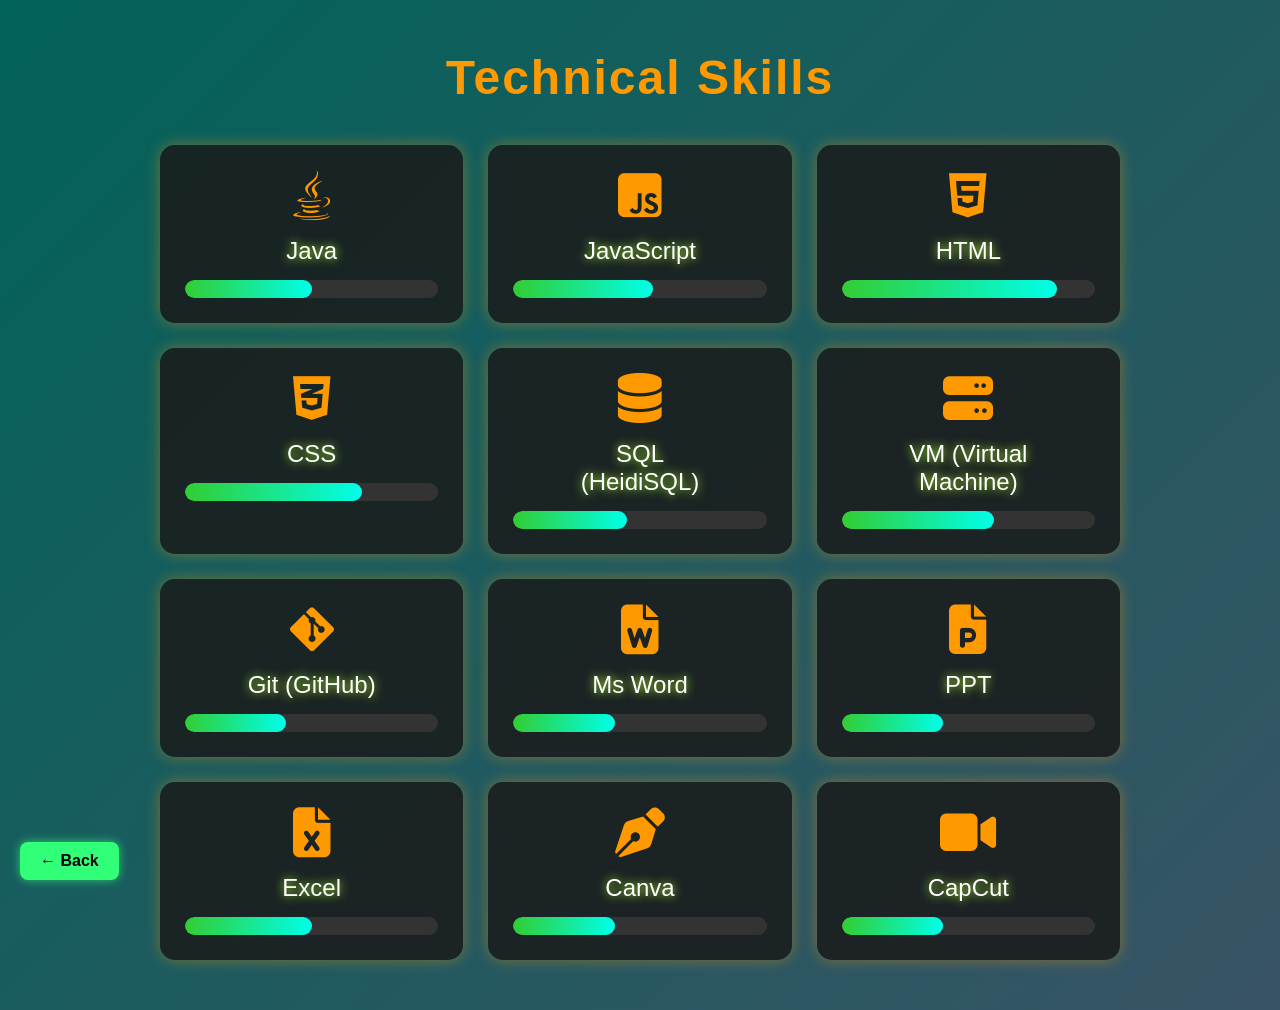
<file: ALL_HTML/technical-skills.html>
<!DOCTYPE html>
<html lang="en">
<head>
  <meta charset="UTF-8" />
  <meta name="viewport" content="width=device-width, initial-scale=1.0"/>
  <link rel="stylesheet" href="https://cdnjs.cloudflare.com/ajax/libs/font-awesome/6.4.0/css/all.min.css"/>
  <link rel="stylesheet" href="../ALL_CSS/skills.css" />
  <title>Technical Skills</title>
</head>
<body>

  <div class="skills-section">
    <h2>Technical Skills</h2>
    <div class="skills-list">

      <div class="skill">
        <i class="fab fa-java"></i>
        <h3>Java</h3>
        <div class="progress-bar">
          <div class="progress" style="width: 50%;"></div>
        </div>
      </div>

      <div class="skill">
        <i class="fab fa-js-square"></i>
        <h3>JavaScript</h3>
        <div class="progress-bar">
          <div class="progress" style="width: 55%;"></div>
        </div>
      </div>

      <div class="skill">
        <i class="fab fa-html5"></i>
        <h3>HTML</h3>
        <div class="progress-bar">
          <div class="progress" style="width: 85%;"></div>
        </div>
      </div>

      <div class="skill">
        <i class="fab fa-css3-alt"></i>
        <h3>CSS</h3>
        <div class="progress-bar">
          <div class="progress" style="width: 70%;"></div>
        </div>
      </div>

      <div class="skill">
        <i class="fas fa-database"></i>
        <h3>SQL (HeidiSQL)</h3>
        <div class="progress-bar">
          <div class="progress" style="width: 45%;"></div>
        </div>
      </div>

      <div class="skill">
        <i class="fas fa-server"></i>
        <h3>VM (Virtual Machine)</h3>
        <div class="progress-bar">
          <div class="progress" style="width: 60%;"></div>
        </div>
      </div>

      <div class="skill">
        <i class="fab fa-git-alt"></i>
        <h3>Git (GitHub)</h3>
        <div class="progress-bar">
          <div class="progress" style="width: 40%;"></div>
        </div>
      </div>

      <div class="skill">
        <i class="fas fa-file-word"></i>
        <h3>Ms Word</h3>
        <div class="progress-bar">
          <div class="progress" style="width: 40%;"></div>
        </div>
      </div>

      <div class="skill">
        <i class="fas fa-file-powerpoint"></i>
        <h3>PPT</h3>
        <div class="progress-bar">
          <div class="progress" style="width: 40%;"></div>
        </div>
      </div>

      <div class="skill">
        <i class="fas fa-file-excel"></i>
        <h3>Excel</h3>
        <div class="progress-bar">
          <div class="progress" style="width: 50%;"></div>
        </div>
      </div>

      <div class="skill">
        <i class="fas fa-pen-nib"></i>
        <h3>Canva</h3>
        <div class="progress-bar">
          <div class="progress" style="width: 40%;"></div>
        </div>
      </div>

      <div class="skill">
        <i class="fas fa-video"></i>
        <h3>CapCut</h3>
        <div class="progress-bar">
          <div class="progress" style="width: 40%;"></div>
        </div>
      </div>

    </div>
  </div>

  <!-- Back Button -->
  <a href="skills.html" id="back-button" style="
    position: fixed;
    bottom: 20px;
    left: 20px;
    background-color: rgb(50, 255, 120);
    color: black;
    padding: 10px 20px;
    border-radius: 8px;
    text-decoration: none;
    font-weight: bold;
    box-shadow: 0 0 10px rgba(50, 255, 120, 0.7);
    transition: all 0.3s ease;
  ">
    ← Back
  </a>

  <script>
    const backBtn = document.getElementById('back-button');
    backBtn.addEventListener('mouseenter', () => {
      backBtn.style.backgroundColor = 'rgb(227, 76, 175)';
      backBtn.style.color = 'white';
    });
    backBtn.addEventListener('mouseleave', () => {
      backBtn.style.backgroundColor = 'rgb(50, 255, 120)';
      backBtn.style.color = 'black';
    });
  </script>

</body>
</html>
</file>
<file: ALL_CSS/style.css>
body {
  background: linear-gradient(-45deg, #1a1a1a, #41456c, #4a4e69, #02635a);
  background-size: 400% 400%;
  animation: gradientBackground 15s ease infinite;
  font-family: 'Times New Roman', serif;
  color: white;
  margin: 0;
  overflow-x: hidden;
}
@keyframes gradientBackground {
  0% { background-position: 0% 50%; }
  50% { background-position: 100% 50%; }
  100% { background-position: 0% 50%; }
}
h1 {
  font-family: 'Roboto', sans-serif;
  font-weight: 400;
  color: white;
  text-align: center;
  margin: 50px 50px 10px 50px;
  text-shadow: 0 0 15px greenyellow;
  font-size: 70px;
}
h3 {
  text-align: center;
  text-shadow: 0 0 10px greenyellow;
  margin: 2px 50px 30px 50px;
  font-size: 22px;
}
h1:hover, h3:hover {
  color: rgb(50, 255, 120); 
  text-shadow: 0 0 20px greenyellow, 0 0 30px pink; 
  transform: scale(1.05); 
  transition: all 0.3s ease-in-out; 
}
.main-container {
  background: rgba(0, 0, 0, 0.6);
  border-radius: 20px;
  padding: 50px 30px;
  box-shadow: 0 0 20px rgba(0, 255, 128, 0.5), 0 0 40px rgba(56, 248, 63, 0.3);
  backdrop-filter: blur(10px); 
  -webkit-backdrop-filter: blur(10px);
  max-width: 900px;
  margin: 100px auto;
}
.container {
  display: flex;
  justify-content: center;
  align-items: center;
  flex-direction: column;
}
.container img {
  height: 300px;
  width: 300px;
  border-radius: 50%;
  margin-top: 30px;
  box-shadow: 0 0 5px 5px rgb(50, 255, 120), inset 0 0 10px 5px rgba(3, 156, 131, 0.8);
  transition: all 0.5s ease-in-out;
}
.container img:hover {
  transform: scale(1.05);
  box-shadow: 0 0 15px 10px rgb(50, 255, 120), inset 0 0 20px 10px rgba(186, 253, 108, 0.8);
}
ul {
  list-style: none;
  display: flex;
  flex-direction: column;
  position: fixed;
  top: 70px;
  left: 20px;
  margin: 0;
  padding: 0;
  opacity: 0;
  visibility: hidden;
  transition: opacity 0.5s ease, transform 0.5s ease, visibility 0.5s;
  transform: translateY(-20px);
}
ul.show {
  opacity: 1;
  visibility: visible;
  transform: translateY(0);
}
ul li {
  margin-bottom: 20px;
}
ul li a {
  text-decoration: none;
  color: rgb(50, 255, 120);
  font-size: 20px;
  padding: 10px;
  text-align: center;
  transition: all 0.4s ease;
  display: block;
  position: relative;
}
ul li a span {
  display: block;
  font-size: 14px;
  margin-top: 5px;
  color: white;
  text-shadow: 0 0 10px rgb(50, 255, 120);
}
ul li a:hover {
  color: rgb(227, 76, 175);
  transform: scale(1.1);
  animation: pulse 1s infinite alternate;
}
@keyframes pulse {
  from { transform: scale(1); }
  to { transform: scale(1.1); }
}
#menu-toggle {
  font-size: 30px;
  color: rgb(50, 255, 120);
  position: fixed;
  top: 20px;
  left: 20px;
  cursor: pointer;
  transition: color 0.3s ease;
  z-index: 1000;
}

#menu-toggle:hover {
  color: rgb(227, 76, 175);
}
@media (max-width: 768px) {
  h1{
  font-size: 40px;
    text-align: center;
    font-family:'Times New Roman', serif;
  }
  h3 {
    font-size: 22px;
    text-align: center;
    font-family: 'Arial Narrow Bold', sans-serif;
  }

  .container img {
    height: 200px;
    width: 200px;
  }

  ul {
    flex-direction: column;
    top: 60px;
    left: 10px;
  }
}

body::-webkit-scrollbar {
  width: 30px; 
}

body::-webkit-scrollbar-track {
  background: #f1f1f1; 
}


body::-webkit-scrollbar-thumb {
  background: linear-gradient(45deg, #07709d, #38cbe5); 
  border-radius: 100px; 
}

body::-webkit-scrollbar-thumb:hover {
  background: linear-gradient(45deg, #9c086d, #b0607d); 
}
</file>
<file: ALL_CSS/aboutme.css>
/* ==== Body & Background ==== */
body {
  background: linear-gradient(-45deg, #1a1a1a, #41456c, #4a4e69, #02635a);
  background-size: 400% 400%;
  animation: gradientBackground 15s ease infinite;
  font-family: 'Times New Roman', serif;
  color: #fff;
  margin: 0;
  overflow-x: hidden;
  text-align: center;
}

/* Smooth animated gradient background */
@keyframes gradientBackground {
  0% { background-position: 0% 50%; }
  50% { background-position: 100% 50%; }
  100% { background-position: 0% 50%; }
}

/* Soft glowing background blobs */
body::before,
body::after {
  content: "";
  position: fixed;
  top: 0;
  left: 0;
  width: 100%;
  height: 100%;
  z-index: -2;
  background: radial-gradient(circle at top left, #ff0080, transparent 60%),
              radial-gradient(circle at bottom right, #00ffff, transparent 60%);
  opacity: 0.4;
  mix-blend-mode: screen;
  animation: floatBackground 10s ease-in-out infinite alternate;
  filter: blur(60px);
}

body::after {
  background: radial-gradient(circle at center, #8a2be2, transparent 60%),
              radial-gradient(circle at top right, #ff4500, transparent 60%);
  opacity: 0.3;
  animation-delay: 2s;
}

@keyframes floatBackground {
  0% { transform: translate(0, 0) scale(1); }
  100% { transform: translate(20px, -20px) scale(1.05); }
}

/* ==== Section Styling ==== */
.about-me-section {
  text-align: center;
  margin-top: 80px;
  padding: 40px 20px;
  position: relative;
  z-index: 1;
}

.about-me-section h2 {
  font-size: 42px;
  color: #ffb347;
  text-shadow: 0 0 10px #ff9900, 0 0 25px #ff9900;
  margin-bottom: 30px;
  letter-spacing: 2px;
  animation: fadeInDown 1s ease both;
}

@keyframes fadeInDown {
  0% { opacity: 0; transform: translateY(-20px); }
  100% { opacity: 1; transform: translateY(0); }
}

/* ==== Main Content ==== */
.about-me-content {
  max-width: 900px;
  margin: 0 auto;
  background-color: rgba(20, 20, 20, 0.75);
  padding: 40px;
  border-radius: 20px;
  box-shadow: 0 0 20px rgba(0, 255, 120, 0.3);
  display: flex;
  flex-wrap: wrap;
  align-items: center;
  justify-content: space-between;
  gap: 40px;
  backdrop-filter: blur(10px);
  transition: transform 0.4s ease, box-shadow 0.4s ease;
}

.about-me-content:hover {
  transform: translateY(-5px);
  box-shadow: 0 0 40px rgba(255, 165, 0, 0.3);
}

/* ==== Text Styling ==== */
.text {
  flex: 1;
  min-width: 280px;
  animation: fadeInLeft 1.5s ease both;
}

@keyframes fadeInLeft {
  0% { opacity: 0; transform: translateX(-40px); }
  100% { opacity: 1; transform: translateX(0); }
}

.about-me-content p {
  font-size: 18px;
  line-height: 1.8;
  color: #eee;
  margin-bottom: 20px;
  text-align: justify;
}

/* ==== Image Box ==== */
.image-container {
  flex: 0 0 250px;
  text-align: center;
  animation: fadeInRight 1.5s ease both;
  perspective: 1000px;
}

@keyframes fadeInRight {
  0% { opacity: 0; transform: translateX(40px); }
  100% { opacity: 1; transform: translateX(0); }
}

.image-container img {
  width: 100%;
  border-radius: 12px;
  transform: rotateY(10deg);
  box-shadow: 0 10px 25px rgba(0, 0, 0, 0.6);
  transition: transform 0.4s ease, box-shadow 0.4s ease;
}

.image-container img:hover {
  transform: rotateY(0deg) scale(1.05);
  box-shadow: 0 0 25px #00e699;
}

/* ==== Button Styling ==== */
.reveal-button {
  margin-top: 25px;
  padding: 12px 25px;
  background: linear-gradient(90deg, #ff9900, #ff6600);
  color: #fff;
  font-size: 16px;
  border: none;
  border-radius: 8px;
  cursor: pointer;
  font-weight: bold;
  text-transform: uppercase;
  letter-spacing: 1px;
  box-shadow: 0 4px 8px rgba(0, 0, 0, 0.4);
  transition: all 0.3s ease;
}

.reveal-button:hover {
  background: linear-gradient(90deg, #00e699, #00bfa5);
  transform: translateY(-3px);
  box-shadow: 0 0 15px #00e699;
}

.reveal-button:active {
  transform: translateY(2px);
}

/* ==== Hidden Message ==== */
#typeMessage {
  color: #ffb347;
  text-shadow: 0 0 10px #ffb347, 0 0 20px #ffb347;
  margin-top: 20px;
  font-weight: bold;
  font-size: 18px;
  opacity: 0;
  transition: opacity 0.8s ease;
}

#typeMessage.show {
  opacity: 1;
}

/* ==== Responsive Design ==== */
@media screen and (max-width: 768px) {
  .about-me-content {
    flex-direction: column;
    text-align: center;
  }

  .text {
    text-align: justify;
  }

  .image-container {
    margin-top: 20px;
  }
}
/* === Video Overlay === */
.video-overlay {
  display: none;
  position: fixed;
  top: 0;
  left: 0;
  width: 100%;
  height: 100%;
  background: rgba(10, 10, 10, 0.9);
  backdrop-filter: blur(10px);
  justify-content: center;
  align-items: center;
  flex-direction: column;
  z-index: 999;
  animation: fadeIn 0.8s ease forwards;
}

.video-overlay video {
  width: 70%;
  max-width: 800px;
  border-radius: 15px;
  box-shadow: 0 0 30px rgba(0, 255, 150, 0.5);
  transition: transform 0.5s ease;
}

.video-overlay video:hover {
  transform: scale(1.03);
}

.video-caption {
  margin-top: 20px;
  color: #ff9900;
  font-weight: bold;
  text-shadow: 0 0 15px #ff9900;
  font-size: 20px;
  letter-spacing: 1px;
}

@keyframes fadeIn {
  from { opacity: 0; }
  to { opacity: 1; }
}
#back-button {
  z-index: 1000; /* Make sure it stays above the video overlay */
}
.close-video {
  position: absolute;
  top: 20px;
  left: 20px;
  background: #00e699;
  color: black;
  font-weight: bold;
  padding: 10px 18px;
  border: none;
  border-radius: 8px;
  cursor: pointer;
  box-shadow: 0 0 10px rgba(0, 255, 120, 0.8);
  transition: all 0.3s ease;
}

.close-video:hover {
  background: #e34caf;
  color: white;
  box-shadow: 0 0 15px rgba(227, 76, 175, 0.8);
}
</file>
<file: ALL_CSS/achievements.css>
/* ==== Body & Background ==== */
body {
  background: linear-gradient(-45deg, #1a1a1a, #41456c, #4a4e69, #02635a);
  background-size: 400% 400%;
  animation: gradientBackground 15s ease infinite;
  font-family: 'Times New Roman', serif;
  color: white;
  margin: 0;
  overflow-x: hidden;
  text-align: center;
}

@keyframes gradientBackground {
  0% { background-position: 0% 50%; }
  50% { background-position: 100% 50%; }
  100% { background-position: 0% 50%; }

}

body::before,
body::after {
  content: "";
  position: fixed;
  top: 0;
  left: 0;
  width: 100%;
  height: 100%;
  z-index: -2;
  background: radial-gradient(circle at top left, #ff0080, transparent 60%),
              radial-gradient(circle at bottom right, #00ffff, transparent 60%);
  opacity: 0.4;
  mix-blend-mode: screen;
  animation: floatBackground 10s ease-in-out infinite alternate;
  filter: blur(40px);
}

body::after {
  background: radial-gradient(circle at center, #8a2be2, transparent 60%),
              radial-gradient(circle at top right, #ff4500, transparent 60%);
  z-index: -2;
  opacity: 0.3;
  animation-delay: 2s;
}

@keyframes floatBackground {
  0% {
    transform: translate(0, 0) scale(1);
  }
  100% {
    transform: translate(20px, -20px) scale(1.05);
  }
}

.container {
  display: flex;
  justify-content: center;
  align-items: center;
  padding: 30px 0;
}

.profile-image {
  height: 300px;
  width: 300px;
  border-radius: 50%;
  box-shadow: 0 0 5px 5px rgb(50, 255, 120), inset 0 0 10px 5px rgba(3, 156, 131, 0.8);
  transition: all 0.5s ease-in-out;
  margin-top: 30px;
}

h2 {
  font-size: 36px;
  color: #ff9900;
  margin-bottom: 20px;
}


ul {
  list-style-type: none;
  padding: 0;
  text-align: left;
  max-width: 700px;
  margin: 0 auto;
  background-color: rgba(26, 26, 26, 0.7); 
  padding: 20px;
  border-radius: 12px;
  box-shadow: 0 0 15px rgba(0, 0, 0, 0.4);
}

ul li {
  font-size: 20px;
  margin-bottom: 10px;
  padding-left: 30px;
  position: relative;
}
ul li::before {
  content: "✔️";
  position: absolute;
  left: 0;
  font-size: 24px;
  color: #32cd32;
  top: 0;
  transform: translateY(4px);
}

.academic-excellence-section,
.Education-section,
.leadership-experience-section,
.seminars-events-section,
.achievements-awards-section {
  text-align: center;
  margin-top: 50px;
  margin-bottom: 50px;
}

@media screen and (max-width: 768px) {
  .container {
    flex-direction: column;
    padding-left: 0;
  }

  .profile-image {
    margin-left: 0;
    width: 200px;
    height: 200px;
  }

  ul li {
    font-size: 18px;
  }

  h2 {
    font-size: 28px;
  }
}
</file>
<file: ALL_CSS/contact.css>
/* ==== Body & Background ==== */
body {
  background: linear-gradient(-45deg, #1a1a1a, #41456c, #4a4e69, #02635a);
  background-size: 400% 400%;
  animation: gradientBackground 15s ease infinite;
  font-family: 'Times New Roman', serif;
  color: white;
  margin: 0;
  overflow-x: hidden;
  text-align: center;
}

@keyframes gradientBackground {
  0% { background-position: 0% 50%; }
  50% { background-position: 100% 50%; }
  100% { background-position: 0% 50%; }
}

.contact-section {
  text-align: center;
  margin-top: 50px;
}

.contact-section h2,h3 {
  font-size: 36px;
  color: #32cd32;
  margin-bottom: 20px;
}

.contact-icons {
  display: flex;
  justify-content: center;
  gap: 30px;
  flex-wrap: wrap;
  margin-top: 30px;
  text-align: center;
}

.contact-link {
  color: white;
  font-size: 22px;
  text-decoration: none;
  display: flex;
  flex-direction: column;
  align-items: center;
  transition: color 0.3s ease, transform 0.3s ease;
  padding: 10px;
}

.contact-link i {
  font-size: 35px;
  margin-bottom: 5px;
  transition: transform 0.3s ease;
}

.contact-link:hover {
  color: #e34caf;
  transform: scale(1.1);
}

.contact-link:hover i {
  transform: translateY(-5px);
}

.contact-message {
  margin-top: 40px;
  text-align: center;
}

.contact-message h3 {
  font-size: 28px;
  color: #32cd32;;
  margin-bottom: 20px;
}

.contact-form {
  max-width: 500px;
  margin: 0 auto;
  display: flex;
  flex-direction: column;
  gap: 15px;
  padding: 20px;
  background-color: #2c2c2c;
  border-radius: 10px;
  box-shadow: 0 0 10px #32cd32;
  margin-bottom: 30px;
}

.contact-form label {
  text-align: left;
  font-weight: bold;
  color: #32cd32;
}

.contact-form input,
.contact-form textarea {
  padding: 10px;
  border: none;
  border-radius: 5px;
  resize: none;
  font-size: 16px;
}

.contact-form button {
  padding: 12px;
  background-color: #32cd32;
  color: white;
  border: none;
  border-radius: 5px;
  font-size: 18px;
  cursor: pointer;
  transition: background-color 0.3s ease;
}

.contact-form button:hover {
  background-color: #28a428;
}

@media screen and (max-width: 768px) {
  .contact-icons {
    flex-direction: column;
    gap: 20px;
  }

  .contact-link {
    font-size: 20px;
  }
}
</file>
<file: ALL_CSS/donate.css>
/* ============================================
   Donate Page Styles with Gradient Background
   ============================================ */

/* 🌈 Reset */
* {
  margin: 0;
  padding: 0;
  box-sizing: border-box;
  font-family: "Poppins", sans-serif;
}

/* 🌟 Body with gradient background */
body {
  background: linear-gradient(-45deg, #1a1a1a, #41456c, #4a4e69, #02635a);
  background-size: 400% 400%;
  animation: gradientBackground 15s ease infinite;
  color: white;
  margin: 0;
  overflow-x: hidden;
  min-height: 100vh;
}

@keyframes gradientBackground {
  0% { background-position: 0% 50%; }
  50% { background-position: 100% 50%; }
  100% { background-position: 0% 50%; }
}

/* 🌟 Headers */
h1 {
  font-family: 'Roboto Slab', serif;
  font-weight: 700;
  color: white;
  text-align: center;
  margin: 50px 50px 10px 50px;
  text-shadow: 0 0 15px greenyellow;
  font-size: 60px;
}

h3 {
  font-family: 'Montserrat', sans-serif;
  text-align: center;
  text-shadow: 0 0 10px greenyellow;
  margin: 2px 50px 30px 50px;
  font-size: 22px;
  font-weight: 500;
}

h1:hover, h3:hover {
  color: rgb(50, 255, 120); 
  text-shadow: 0 0 20px greenyellow, 0 0 30px pink; 
  transform: scale(1.05); 
  transition: all 0.3s ease-in-out; 
}

/* 🌟 Main container */
main {
  display: flex;
  flex-direction: column;
  align-items: center;
  justify-content: center;
  max-width: 900px;
  margin: 100px auto;
  padding: 20px;
}

/* 💬 Donation Boxes */
.donate-section {
  display: flex;
  flex-direction: column;
  align-items: center;
  gap: 30px;
  width: 100%;
}

.donate-box {
  display: flex;
  flex-direction: column;
  align-items: center;
  justify-content: center;
  background: rgba(0, 0, 0, 0.6);
  border-radius: 20px;
  padding: 30px 25px;
  width: 100%;
  max-width: 600px;
  text-align: center;
  box-shadow: 0 0 20px rgba(0, 255, 128, 0.5), 0 0 40px rgba(56, 248, 63, 0.3);
  backdrop-filter: blur(10px); 
  -webkit-backdrop-filter: blur(10px);
  transition: transform 0.3s ease, box-shadow 0.3s ease;
}

.donate-box:hover {
  transform: translateY(-5px);
  box-shadow: 0 0 25px rgba(50, 255, 120, 0.6), 0 0 45px rgba(56, 248, 63, 0.4);
}

.donate-box h2 {
  font-family: 'Roboto Slab', serif;
  font-weight: 700;
  color: #fff;
  margin-bottom: 15px;
  font-size: 28px;
}

.account {
  font-family: 'Montserrat', sans-serif;
  background: rgba(255, 255, 255, 0.1);
  padding: 10px;
  border-radius: 8px;
  display: inline-block;
  margin: 15px 0 0 0;
  font-weight: 600;
  color: #fff;
  font-size: 18px;
}

/* QR Image */

.qr {
  width: 380px;
  height: 180px;
  border-radius: 12px;
  margin-bottom: 15px; /* ensures number is below */
  box-shadow: 0 0 15px rgba(255, 255, 0, 0.4);
  transition: transform 0.3s ease, box-shadow 0.3s ease;
}

.gcash-qr {
  width: 250px !important;
  height: 250px !important;
  object-fit: cover;
  border-radius: 12px;
}


.qr:hover {
  transform: scale(1.05);
  box-shadow: 0 0 25px rgba(50, 255, 120, 0.7), inset 0 0 15px rgba(186, 253, 108, 0.6);
}

/* 💛 Thank You text */
.thank-you {
  font-family: 'Montserrat', sans-serif;
  margin-top: 40px;
  font-weight: 600;
  color: #fff;
  text-shadow: 0 0 10px rgba(255, 255, 0, 0.5);
  font-size: 20px;
}

/* 🔹 Back Button */
#back-button {
  position: fixed;
  bottom: 20px;
  left: 20px;
  background-color: rgb(50, 255, 120);
  color: black;
  padding: 10px 20px;
  border-radius: 8px;
  text-decoration: none;
  font-weight: bold;
  box-shadow: 0 0 10px rgba(50, 255, 120, 0.7);
  transition: all 0.3s ease;
  z-index: 100;
}

#back-button:hover {
  background-color: rgb(227, 76, 175);
  color: white;
  transform: scale(1.05);
  box-shadow: 0 0 15px rgba(227, 76, 175, 0.7);
}

/* 📱 Responsive */
@media (max-width: 768px) {
  h1 {
    font-size: 40px;
    margin: 30px 20px 15px 20px;
  }

  h3 {
    font-size: 20px;
    margin: 2px 20px 20px 20px;
  }

  .donate-box {
    padding: 20px;
  }

  .account {
    font-size: 16px;
  }

  .thank-you {
    font-size: 18px;
  }
}
</file>
<file: ALL_CSS/Favorites.css>
/* ============================================
   Donate Page Styles with Gradient Background
   ============================================ */

/* 🌈 Reset */
* {
  margin: 0;
  padding: 0;
  box-sizing: border-box;
  font-family: "Poppins", sans-serif;
}

/* 🌟 Body with gradient background */
body {
  background: linear-gradient(-45deg, #1a1a1a, #41456c, #4a4e69, #02635a);
  background-size: 400% 400%;
  animation: gradientBackground 15s ease infinite;
  color: white;
  margin: 0;
  overflow-x: hidden;
  min-height: 100vh;
}

@keyframes gradientBackground {
  0% { background-position: 0% 50%; }
  50% { background-position: 100% 50%; }
  100% { background-position: 0% 50%; }
}

/* 🌟 Headers */
h1 {
  font-family: 'Roboto Slab', serif;
  font-weight: 700;
  color: white;
  text-align: center;
  margin: 50px 50px 10px 50px;
  text-shadow: 0 0 15px greenyellow;
  font-size: 60px;
}

h3 {
  font-family: 'Montserrat', sans-serif;
  text-align: center;
  text-shadow: 0 0 10px greenyellow;
  margin: 2px 50px 30px 50px;
  font-size: 22px;
  font-weight: 500;
}

h1:hover, h3:hover {
  color: rgb(50, 255, 120); 
  text-shadow: 0 0 20px greenyellow, 0 0 30px pink; 
  transform: scale(1.05); 
  transition: all 0.3s ease-in-out; 
}

/* 🌟 Main container */
main {
  display: flex;
  flex-direction: column;
  align-items: center;
  justify-content: center;
  max-width: 900px;
  margin: 100px auto;
  padding: 20px;
}

/* ==== Page Title ==== */
h1 {
  font-size: 3rem;
  margin-top: 40px;
  margin-bottom: 40px;
  color: #ffd369;
  text-shadow: 0 0 15px rgba(255, 211, 105, 0.8);
  animation: fadeInDown 1s ease;
}


@keyframes fadeInDown {
  0% { opacity: 0; transform: translateY(-20px); }
  100% { opacity: 1; transform: translateY(0); }
}

/* ============================================
   CUSTOM BUTTONS (Favorites homepage only)
   ============================================ */

.favorites-buttons {
  display: flex;
  flex-direction: column;
  gap: 25px;
  align-items: center;
}

.fav-btn {
  display: inline-block;
  padding: 18px 45px;
  font-size: 1.3rem;
  font-weight: 600;
  text-decoration: none;
  color: #ffffff;
  background: #3a86ff;
  border-radius: 14px;
  width: 80%;
  max-width: 380px;
  box-shadow: 0 6px 15px rgba(58, 134, 255, 0.35);
  transition: all 0.3s ease-in-out;
}

.fav-btn:hover {
  background: #ff006e;
  box-shadow: 
      0 0 15px #ff006e,
      0 0 25px rgba(58, 134, 255, 0.7);
  transform: translateY(-4px) scale(1.03);
}

/* ============================================
   GRID FOR IMAGES ON ANIME / MUSIC / SPORTS
   ============================================ */

/* Grid wrapper */
.anime-grid {
  display: grid;
  grid-template-columns: repeat(auto-fit, minmax(240px, 1fr));
  gap: 30px;
  max-width: 1200px;
  margin: 0 auto;
  padding-bottom: 50px;
  animation: fadeInUp 1.1s ease;
}

@keyframes fadeInUp {
  0% { opacity: 0; transform: translateY(20px); }
  100% { opacity: 1; transform: translateY(0); }
}

/* ============================================
   FIXED UNIFORM IMAGE CARDS - RECTANGLE
   ============================================ */

/* Card container */
.img-card {
  background: rgba(255, 255, 255, 0.06);
  padding: 12px;
  border-radius: 16px;
  box-shadow: 0 6px 20px rgba(0,0,0,0.35);
  transition: 0.3s ease;
  cursor: pointer;
}

/* Hover effect */
.img-card:hover {
  transform: translateY(-10px);
  box-shadow: 0 10px 25px rgba(255, 0, 110, 0.5);
}

/* Rectangular Images */
.img-card img {
  width: 100%;         /* full width of card */
  height: 300px;       /* rectangle height, adjust as needed */
  object-fit: cover;   /* keeps aspect ratio and fills rectangle */
  border-radius: 12px;
  transition: 0.3s ease;
}

/* Zoom effect on hover */
.img-card:hover img {
  transform: scale(1.05);
}

/* Image title */
.img-title {
  margin-top: 10px;
  font-size: 1.1rem;
  color: #ffd369;
  text-shadow: 0 0 8px rgba(255, 211, 105, 0.7);
}
</file>
<file: ALL_CSS/skills.css>
/* ============================================
   Donate Page Styles with Gradient Background
   ============================================ */

/* 🌈 Reset */
* {
  margin: 0;
  padding: 0;
  box-sizing: border-box;
  font-family: "Poppins", sans-serif;
}

/* 🌟 Body with gradient background */
body {
  background: linear-gradient(-45deg, #1a1a1a, #41456c, #4a4e69, #02635a);
  background-size: 400% 400%;
  animation: gradientBackground 15s ease infinite;
  color: white;
  margin: 0;
  overflow-x: hidden;
  min-height: 100vh;
}

@keyframes gradientBackground {
  0% { background-position: 0% 50%; }
  50% { background-position: 100% 50%; }
  100% { background-position: 0% 50%; }
}

/* 🌟 Headers */
h1 {
  font-family: 'Roboto Slab', serif;
  font-weight: 700;
  color: white;
  text-align: center;
  margin: 50px 50px 10px 50px;
  text-shadow: 0 0 15px greenyellow;
  font-size: 60px;
}

h3 {
  font-family: 'Montserrat', sans-serif;
  text-align: center;
  text-shadow: 0 0 10px greenyellow;
  margin: 2px 50px 30px 50px;
  font-size: 22px;
  font-weight: 500;
}

h1:hover, h3:hover {
  color: rgb(50, 255, 120); 
  text-shadow: 0 0 20px greenyellow, 0 0 30px pink; 
  transform: scale(1.05); 
  transition: all 0.3s ease-in-out; 
}

/* 🌟 Main container */
main {
  display: flex;
  flex-direction: column;
  align-items: center;
  justify-content: center;
  max-width: 900px;
  margin: 100px auto;
  padding: 20px;
}

body::after {
  background: radial-gradient(circle at center, #8a2be2, transparent 60%),
              radial-gradient(circle at top right, #ff4500, transparent 60%);
  z-index: -2;
  opacity: 0.3;
  animation-delay: 2s;
}

@keyframes floatBackground {
  0% { transform: translate(0, 0) scale(1); }
  100% { transform: translate(20px, -20px) scale(1.05); }
}

/* ==== Skills Section ==== */
.skills-section {
  text-align: center;
  margin-top: 50px;
  padding-bottom: 50px;
}

.skills-section h2 {
  font-size: 3rem;
  color: #ff9900;
  margin-bottom: 40px;
  letter-spacing: 2px;
}

/* ==== Skills List ==== */
.skills-list {
  display: grid;
  grid-template-columns: repeat(auto-fit, minmax(250px, 1fr));
  gap: 25px;
  max-width: 1000px;
  margin: 0 auto;
  padding: 0 20px;
}

/* ==== Skill Card ==== */
.skill {
  display: flex;
  flex-direction: column;
  align-items: center;
  background-color: rgba(26, 26, 26, 0.85);
  padding: 25px;
  border-radius: 15px;
  box-shadow: 0 0 15px rgba(255, 153, 0, 0.4);
  transition: transform 0.3s, box-shadow 0.3s;
}

.skill:hover {
  transform: translateY(-10px);
  box-shadow: 0 0 25px rgba(255, 153, 0, 0.7), 0 0 40px rgba(50, 255, 120, 0.5);
}

/* ==== Skill Icon ==== */
.skill i {
  font-size: 50px;
  color: #ff9900;
  margin-bottom: 15px;
  transition: color 0.3s;
}

.skill:hover i {
  color: #32cd32;
}

/* ==== Skill Name ==== */
.skill h3 {
  font-size: 1.5rem;
  margin-bottom: 15px;
  text-align: center;
}

/* ==== Progress Bar ==== */
.progress-bar {
  background-color: #333;
  border-radius: 12px;
  width: 100%;
  height: 18px;
  overflow: hidden;
}
.progress {
  animation: none !important;
}

.progress {
  height: 100%;
  border-radius: 12px;
  background: linear-gradient(90deg, #32cd32, #00ffea);
  width: 0%;
  animation: fillProgress 2s forwards;
}
/* ==== Progress Fill ==== */
.progress {
  height: 100%;
  background: linear-gradient(90deg, #ff9900, #32cd32);
  border-radius: 12px;
  transition: width 0.5s ease-in-out;
}

@keyframes fillProgress {
  to { width: var(--progress-width); }
}

/* ==== Media Queries ==== */
@media screen and (max-width: 768px) {
  .skills-section h2 {
    font-size: 2.2rem;
  }

  .skill h3 {
    font-size: 1.3rem;
  }

  .skill i {
    font-size: 40px;
  }
}
.progress {
  height: 100%;
  border-radius: 12px;
  background: linear-gradient(90deg, #32cd32, #00ffea);
  width: 0%;
  animation: fillProgress 2s forwards;
}

@keyframes fillProgress {
  to { width: var(--progress-width); }
}

/* ==== Skills Buttons Section ==== */
.skills-buttons {
  display: flex;
  justify-content: center;
  gap: 40px;
  margin-top: 50px;
  flex-wrap: wrap;
}

.skill-btn {
  display: inline-block;
  padding: 20px 40px;
  font-size: 1.5rem;
  font-weight: bold;
  color: white;
  text-decoration: none;
  border-radius: 12px;
  background: linear-gradient(45deg, #ff9900, #32cd32);
  box-shadow: 0 0 15px rgba(255, 153, 0, 0.6), 0 0 25px rgba(50, 205, 50, 0.6);
  transition: all 0.3s ease;
  text-align: center;
}

.skill-btn:hover {
  transform: translateY(-5px) scale(1.05);
  background: linear-gradient(45deg, #32cd32, #00ffea);
  box-shadow: 0 0 25px rgba(50, 205, 50, 0.8), 0 0 35px rgba(0, 255, 234, 0.8);
  color: #fff;
}

.skill-btn:active {
  transform: translateY(0) scale(0.98);
  box-shadow: 0 0 15px rgba(50, 205, 50, 0.6), 0 0 20px rgba(0, 255, 234, 0.6);
}
.skill-btn i {
  margin-right: 10px;
  font-size: 22px;
  vertical-align: middle;
  text-shadow: 0 0 10px greenyellow;
  transition: all 0.3s ease;
}

.skill-btn:hover i {
  transform: scale(1.15);
  color: #00ffee;
}

/* ===== Glowing Divider Line ===== */
.glow-divider {
  width: 80%;
  height: 4px;
  margin: 60px auto;
  border-radius: 10px;
  background: linear-gradient(90deg, #ff9900, #32cd32, #00ffee);
  animation: dividerGlow 3s infinite alternate;
}

@keyframes dividerGlow {
  0% { box-shadow: 0 0 15px #ff9900; }
}
/* ==== Glass Description Boxes ==== */
.skills-description {
  margin: 60px auto;
  padding: 60px 40px;       /* Extra padding for height */
  min-height: 300px;        /* Ensure enough space for icons + text */
  max-width: 900px;
  background: rgba(255, 255, 255, 0.08);
  backdrop-filter: blur(12px);
  -webkit-backdrop-filter: blur(12px);
  border-radius: 18px;
  box-shadow: 0 0 20px rgba(255, 153, 0, 0.4),
              0 0 30px rgba(50, 255, 120, 0.3);
  text-align: center;
  animation: fadeIn 1.2s ease forwards;
  transform: translateY(20px);
  opacity: 0;
  overflow: visible;         /* Allow icons to move slightly outside */
  display: flex;
  flex-direction: column;
  align-items: center;
  justify-content: flex-start;
}

/* Floating icons inside the box */
.floating-icons {
  display: flex;
  justify-content: center;
  gap: 30px;
  margin-bottom: 25px;  /* Space between icons and heading */
}

.floating-icons i {
  font-size: 40px;           /* Make icons bigger */
  color: #ff9900;
  opacity: 0.85;
  animation: floatIcon 3s infinite ease-in-out;
}

.floating-icons i:nth-child(2) { animation-delay: 0.6s; }
.floating-icons i:nth-child(3) { animation-delay: 1.2s; }

@keyframes floatIcon {
  0% { transform: translateY(0); opacity: 0.7; }
  50% { transform: translateY(-12px); opacity: 1; }
  100% { transform: translateY(0); opacity: 0.7; }
}

/* Fade-in animation */
@keyframes fadeIn {
  to {
    opacity: 1;
    transform: translateY(0);
  }
}
.skills-description p {
  font-size: 1.2rem;   /* Adjust this value as needed */
  line-height: 1.6;    /* Makes text easier to read */
  color: #ffffff;      /* Optional: ensure it stands out */
  margin-top: 20px;    /* Optional: spacing from heading */
  text-align: center;  /* Keeps text centered inside the glass box */
}
</file>
